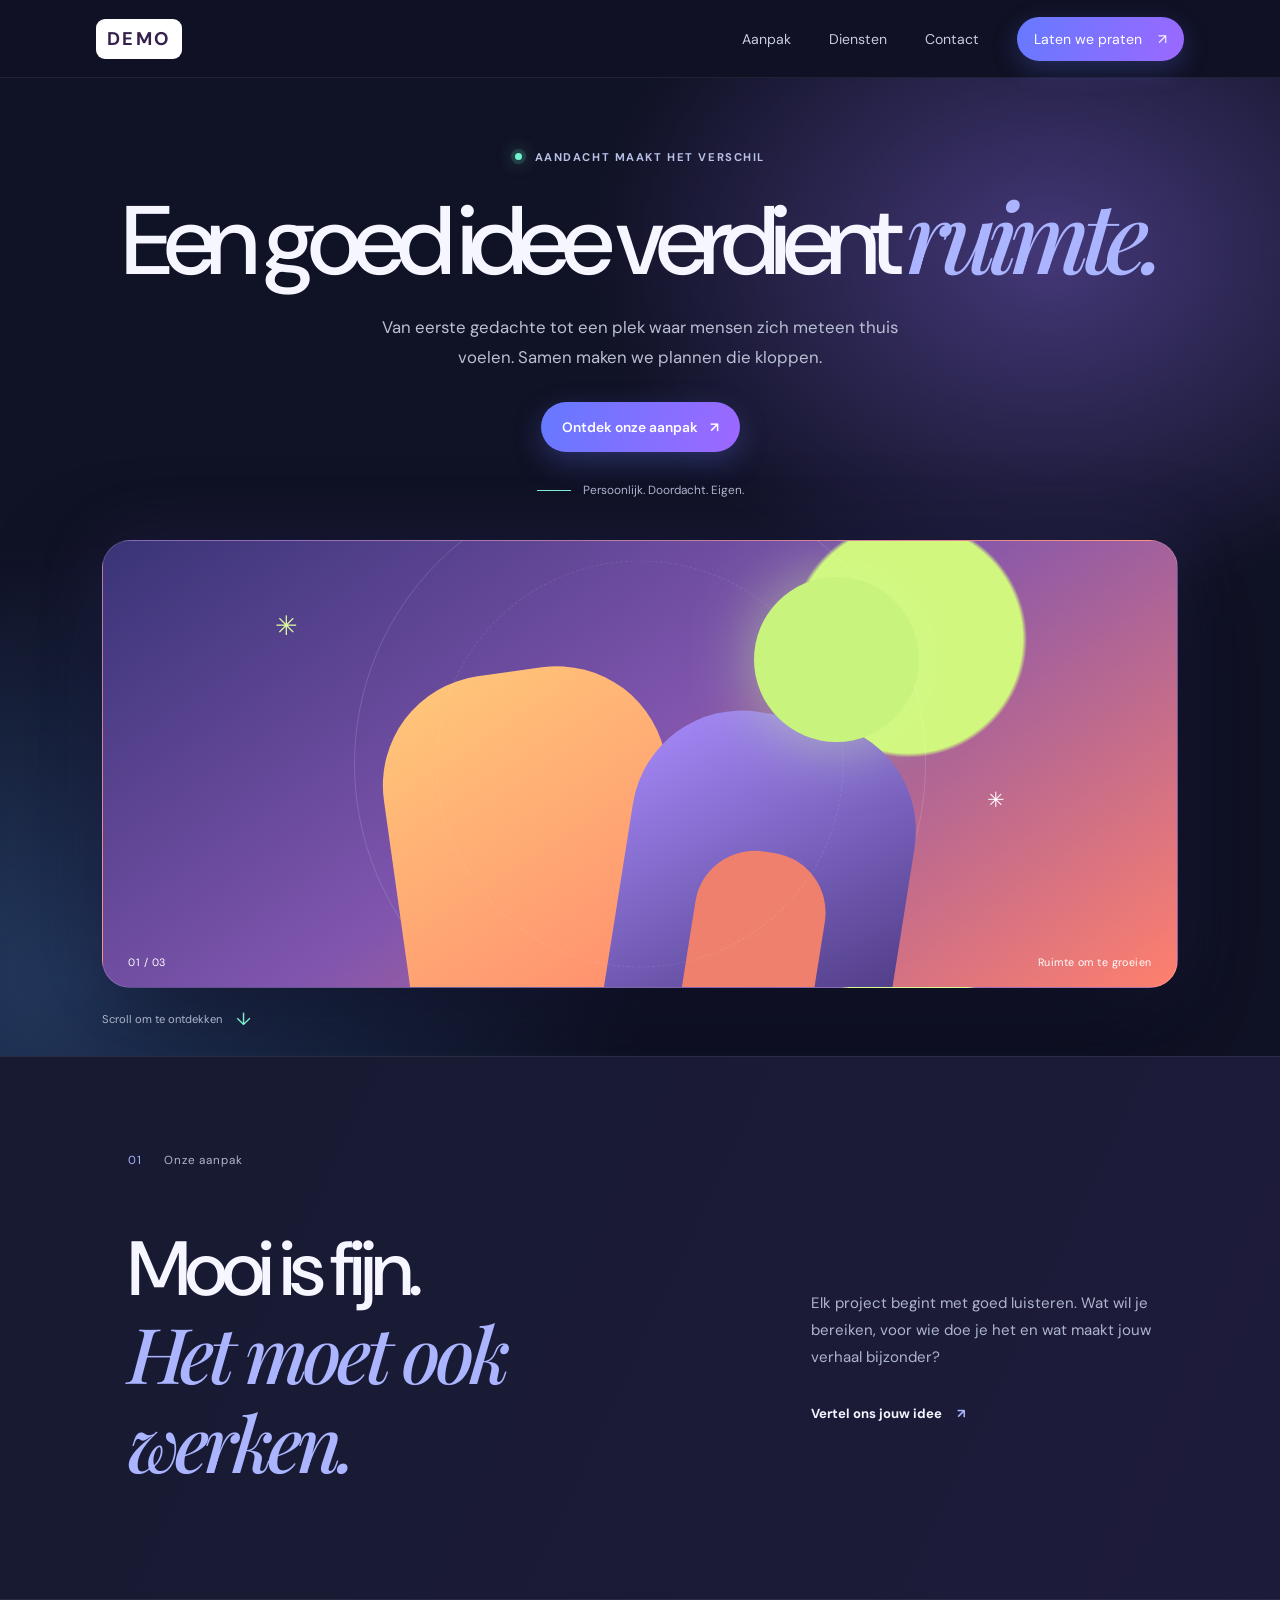
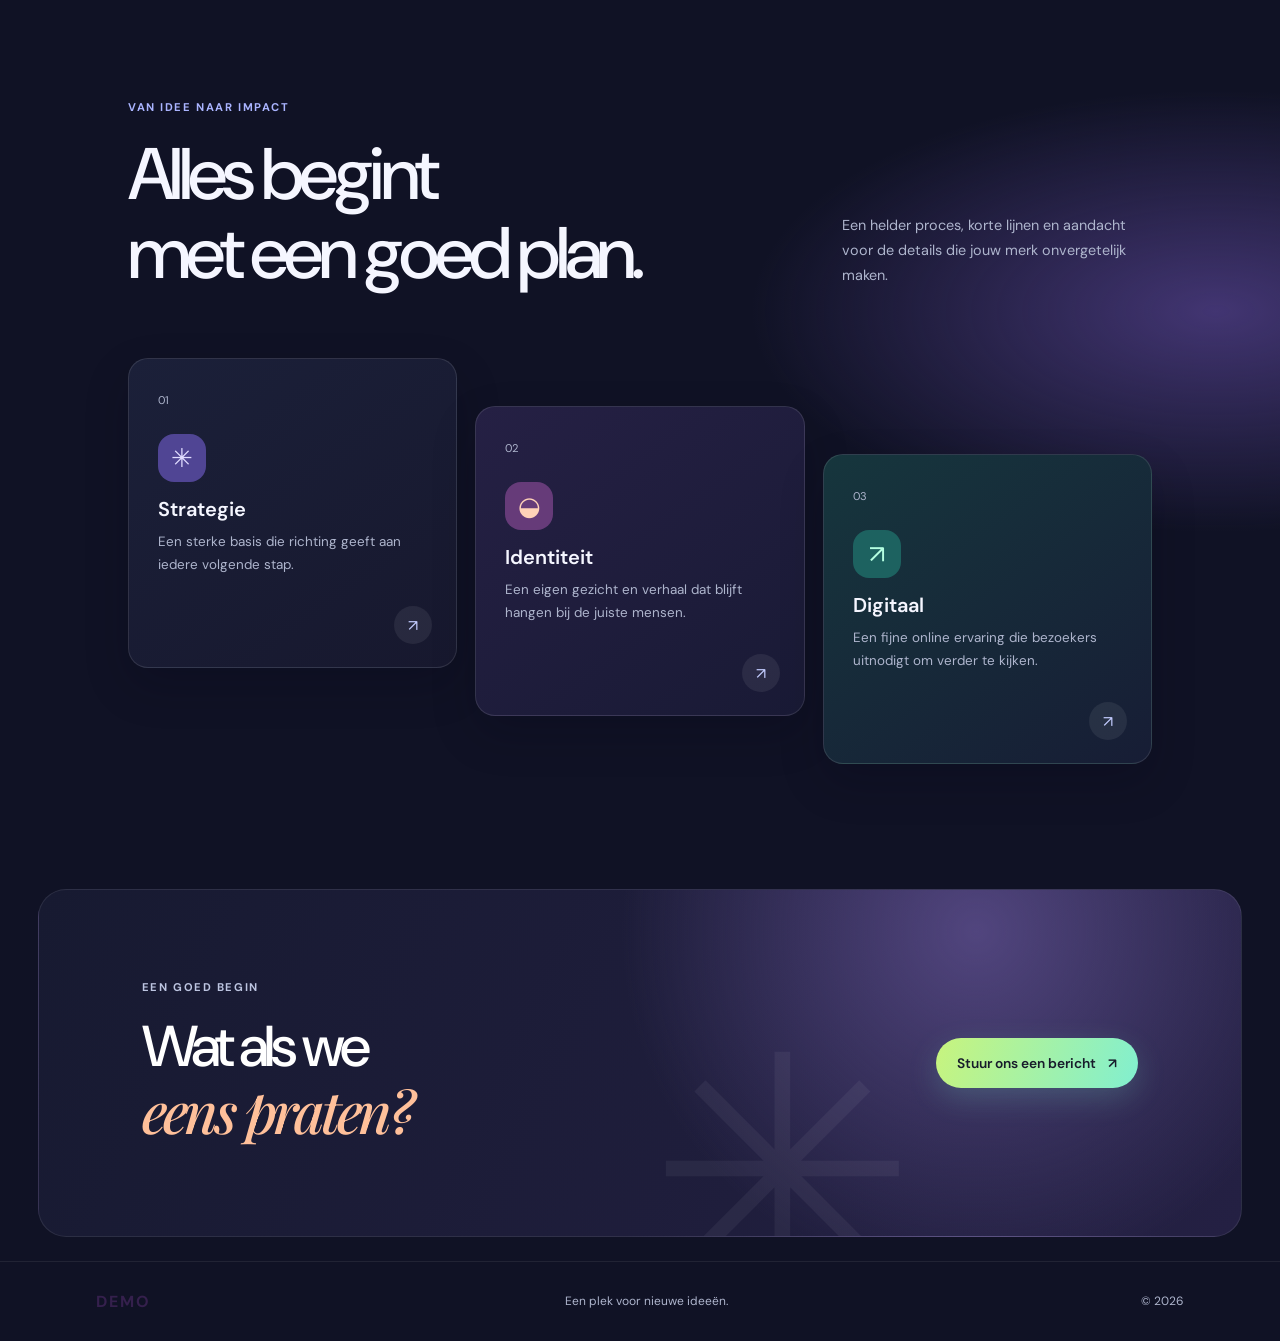
<file: demo-website1/index.html>
<!doctype html>
<html lang="nl">
<head>
  <meta charset="utf-8">
  <meta name="viewport" content="width=device-width, initial-scale=1">
  <meta name="theme-color" content="#101225">
  <title>Demo website</title>
  <link rel="stylesheet" href="style.css">
  <script src="script.js" defer></script>
</head>
<body>
  <header class="site-header">
    <a class="logo" href="#home" aria-label="DEMO, naar de startpagina">DEMO</a>
    <button class="menu-toggle" aria-label="Menu openen" aria-expanded="false" aria-controls="main-nav">
      <span></span><span></span>
    </button>
    <nav id="main-nav" class="main-nav" aria-label="Hoofdnavigatie">
      <a href="#aanpak">Aanpak</a>
      <a href="#diensten">Diensten</a>
      <a href="#contact">Contact</a>
      <a class="nav-cta" href="#contact">Laten we praten <span aria-hidden="true">↗</span></a>
    </nav>
  </header>

  <main>
    <section class="hero" id="home">
      <div class="hero-copy">
        <p class="eyebrow"><span class="eyebrow-dot"></span> Aandacht maakt het verschil</p>
        <h1>Een goed idee verdient <em>ruimte.</em></h1>
        <p class="intro">Van eerste gedachte tot een plek waar mensen zich meteen thuis voelen. Samen maken we plannen die kloppen.</p>
        <a class="button button-dark" href="#aanpak">Ontdek onze aanpak <span aria-hidden="true">↗</span></a>
        <div class="hero-note"><span class="note-line"></span><span>Persoonlijk. Doordacht. Eigen.</span></div>
      </div>
      <div class="hero-art" aria-label="Abstracte illustratie in warme kleuren" role="img">
        <div class="sun"></div>
        <div class="arch arch-back"></div>
        <div class="arch arch-front"><div class="arch-opening"></div></div>
        <div class="art-caption"><span>01 / 03</span><span>Ruimte om te groeien</span></div>
        <span class="sparkle sparkle-one">✳</span>
        <span class="sparkle sparkle-two">✳</span>
      </div>
      <a class="scroll-hint" href="#aanpak"><span>Scroll om te ontdekken</span><span class="scroll-arrow">↓</span></a>
    </section>

    <section class="intro-section" id="aanpak">
      <div class="section-label"><span>01</span> Onze aanpak</div>
      <div class="intro-content">
        <h2>Mooi is fijn.<br><em>Het moet ook werken.</em></h2>
        <div class="intro-text">
          <p>Elk project begint met goed luisteren. Wat wil je bereiken, voor wie doe je het en wat maakt jouw verhaal bijzonder?</p>
          <a class="text-link" href="#contact">Vertel ons jouw idee <span aria-hidden="true">↗</span></a>
        </div>
      </div>
    </section>

    <section class="services" id="diensten">
      <div class="services-heading">
        <div>
          <p class="eyebrow">Van idee naar impact</p>
          <h2>Alles begint<br>met een goed plan.</h2>
        </div>
        <p>Een helder proces, korte lijnen en aandacht voor de details die jouw merk onvergetelijk maken.</p>
      </div>
      <div class="service-grid">
        <article class="service-card">
          <span class="card-number">01</span>
          <span class="card-icon">✳</span>
          <h3>Strategie</h3>
          <p>Een sterke basis die richting geeft aan iedere volgende stap.</p>
          <a href="#contact" aria-label="Meer over Strategie">↗</a>
        </article>
        <article class="service-card">
          <span class="card-number">02</span>
          <span class="card-icon">◒</span>
          <h3>Identiteit</h3>
          <p>Een eigen gezicht en verhaal dat blijft hangen bij de juiste mensen.</p>
          <a href="#contact" aria-label="Meer over Identiteit">↗</a>
        </article>
        <article class="service-card">
          <span class="card-number">03</span>
          <span class="card-icon">↗</span>
          <h3>Digitaal</h3>
          <p>Een fijne online ervaring die bezoekers uitnodigt om verder te kijken.</p>
          <a href="#contact" aria-label="Meer over Digitaal">↗</a>
        </article>
      </div>
    </section>

    <section class="contact-section" id="contact">
      <div>
        <p class="eyebrow">Een goed begin</p>
        <h2>Wat als we<br><em>eens praten?</em></h2>
      </div>
      <a class="button button-light" href="mailto:hallo@example.com">Stuur ons een bericht <span aria-hidden="true">↗</span></a>
      <span class="contact-decoration">✳</span>
    </section>
  </main>

  <footer class="site-footer">
    <a class="logo" href="#home">DEMO</a>
    <span>Een plek voor nieuwe ideeën.</span>
    <span>© <span data-year></span></span>
  </footer>
</body>
</html>
</file>
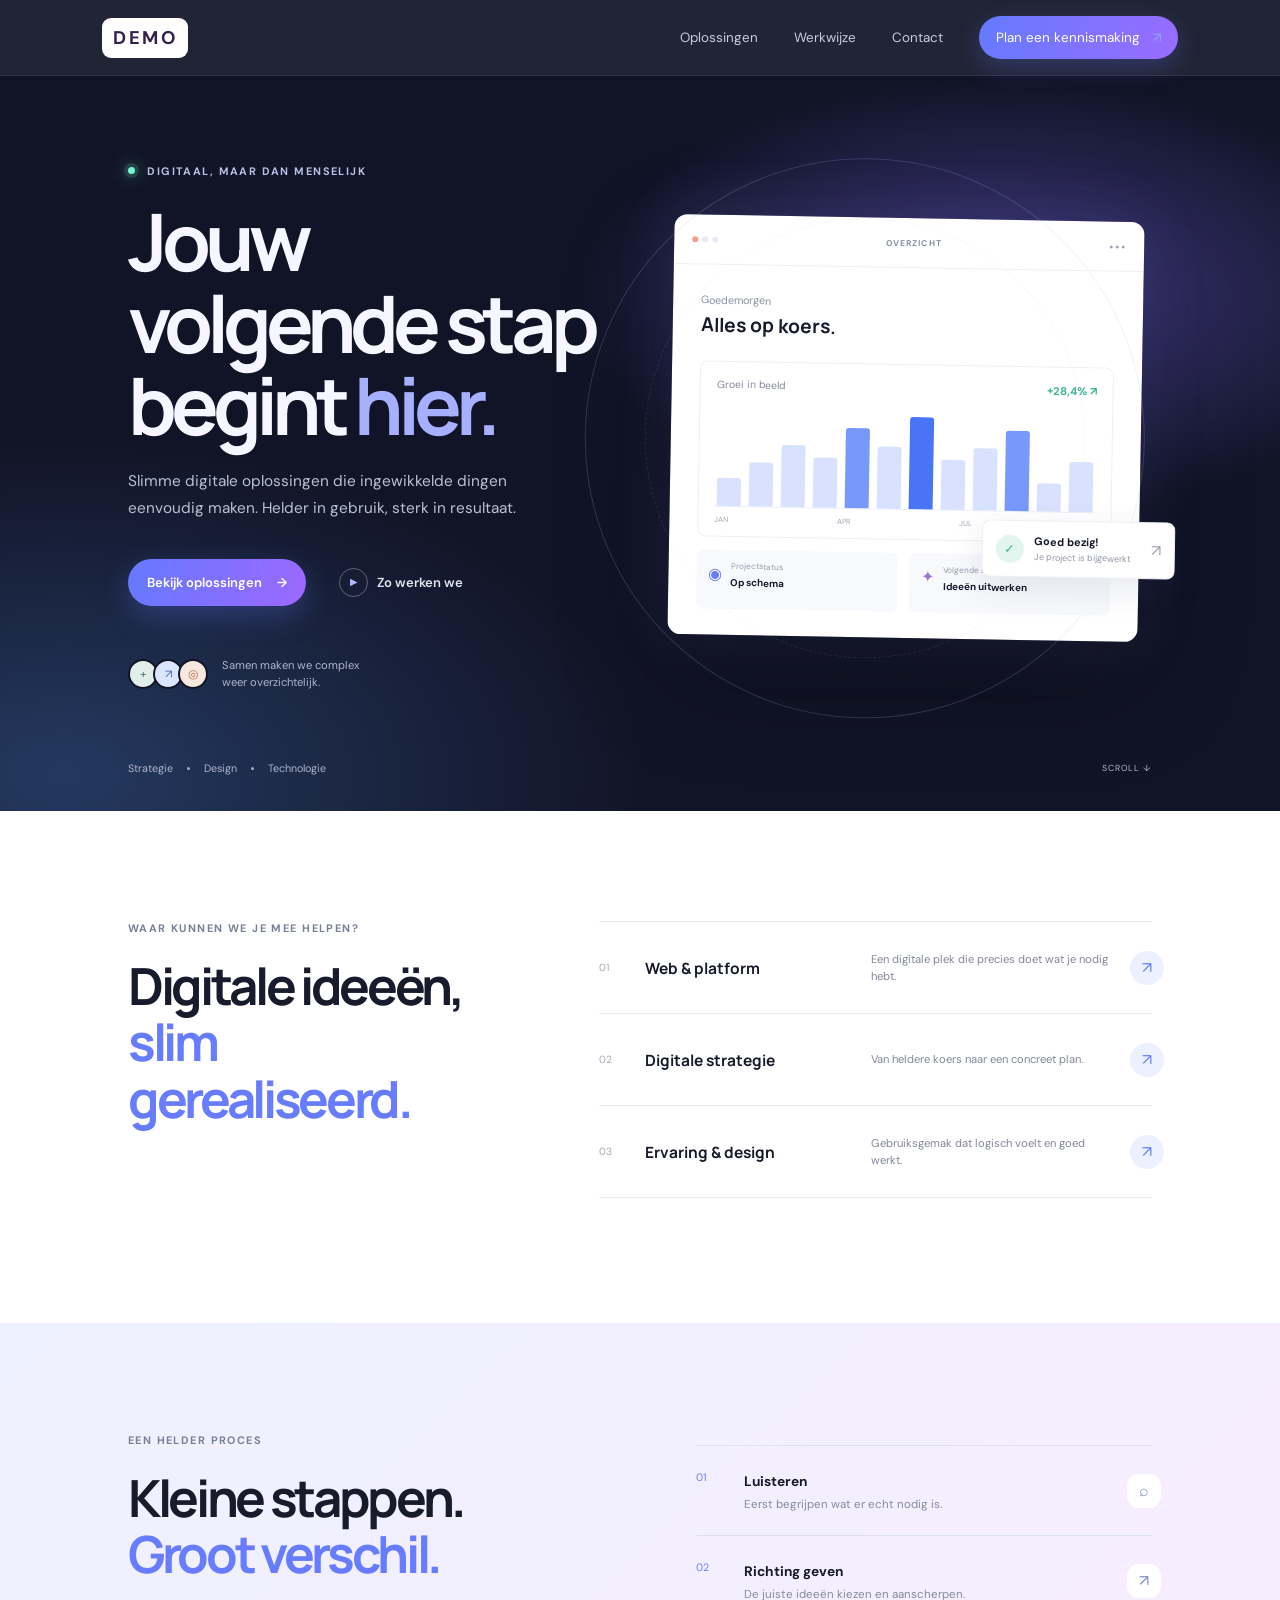
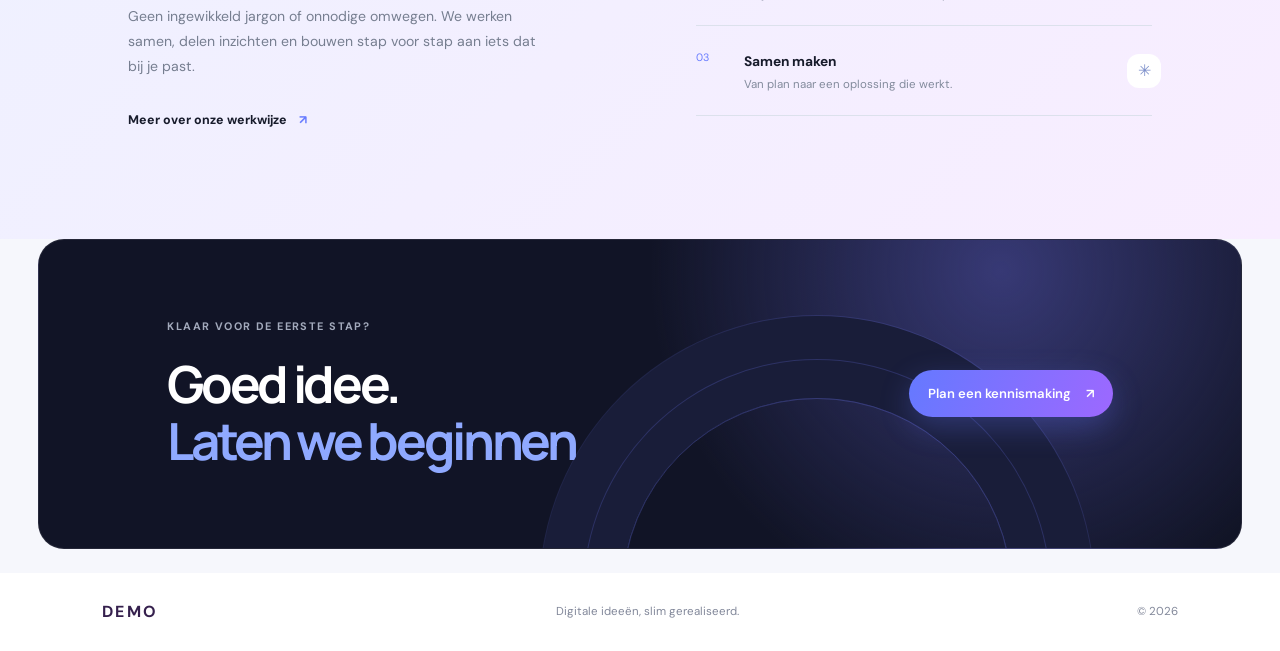
<file: demo-website2/index.html>
<!doctype html>
<html lang="nl">
<head>
  <meta charset="utf-8">
  <meta name="viewport" content="width=device-width, initial-scale=1">
  <meta name="theme-color" content="#f8f9fc">
  <title>Demo website</title>
  <link rel="stylesheet" href="style.css">
  <script src="script.js" defer></script>
  <script defer src="https://cdn.vercel-insights.com/v1/script.js"></script>
</head>
<body>
  <header class="site-header">
    <a class="logo" href="#home" aria-label="DEMO, naar de startpagina">DEMO</a>
    <button class="menu-toggle" aria-label="Menu openen" aria-expanded="false" aria-controls="main-nav"><span></span><span></span></button>
    <nav id="main-nav" class="main-nav" aria-label="Hoofdnavigatie">
      <a href="#oplossingen">Oplossingen</a>
      <a href="#werkwijze">Werkwijze</a>
      <a href="#contact">Contact</a>
      <a class="nav-cta" href="#contact">Plan een kennismaking <span aria-hidden="true">↗</span></a>
    </nav>
  </header>

  <main>
    <section class="hero" id="home">
      <div class="hero-copy">
        <p class="eyebrow"><span class="status-dot"></span> Digitaal, maar dan menselijk</p>
        <h1>Jouw volgende stap begint <span>hier.</span></h1>
        <p class="intro">Slimme digitale oplossingen die ingewikkelde dingen eenvoudig maken. Helder in gebruik, sterk in resultaat.</p>
        <div class="hero-actions">
          <a class="button button-primary" href="#oplossingen">Bekijk oplossingen <span aria-hidden="true">→</span></a>
          <a class="button button-quiet" href="#werkwijze"><span class="play-icon">▶</span> Zo werken we</a>
        </div>
        <div class="proof"><div class="proof-icons"><span>+</span><span>↗</span><span>◎</span></div><p>Samen maken we complex<br>weer overzichtelijk.</p></div>
      </div>
      <div class="dashboard" role="img" aria-label="Abstracte illustratie van een digitaal dashboard">
        <div class="dashboard-top"><span class="window-dots"><i></i><i></i><i></i></span><span class="dashboard-label">OVERZICHT</span><span class="dashboard-menu">•••</span></div>
        <div class="dashboard-body">
          <div class="dash-greeting"><span>Goedemorgen</span><b>Alles op koers.</b></div>
          <div class="dash-graph">
            <div class="graph-header"><span>Groei in beeld</span><strong>+28,4% <i>↗</i></strong></div>
            <div class="graph-bars"><i></i><i></i><i></i><i></i><i></i><i></i><i></i><i></i><i></i><i></i><i></i><i></i></div>
            <div class="graph-months"><span>JAN</span><span>APR</span><span>JUL</span><span>OKT</span></div>
          </div>
          <div class="dash-bottom"><div><span class="mini-icon">◉</span><span>Projectstatus</span><b>Op schema</b></div><div><span class="mini-icon purple">✦</span><span>Volgende stap</span><b>Ideeën uitwerken</b></div></div>
        </div>
        <div class="float-card"><span class="float-check">✓</span><span><b>Goed bezig!</b><small>Je project is bijgewerkt</small></span><span class="float-arrow">↗</span></div>
        <div class="orbit orbit-one"></div><div class="orbit orbit-two"></div>
      </div>
      <div class="hero-bottom"><span>Strategie</span><i></i><span>Design</span><i></i><span>Technologie</span><span class="bottom-scroll">SCROLL ↓</span></div>
    </section>

    <section class="solutions" id="oplossingen">
      <div class="section-intro">
        <p class="eyebrow">Waar kunnen we je mee helpen?</p>
        <h2>Digitale ideeën,<br><span>slim gerealiseerd.</span></h2>
      </div>
      <div class="solution-list">
        <a class="solution-item" href="#contact"><span class="solution-index">01</span><span class="solution-title">Web & platform</span><span class="solution-desc">Een digitale plek die precies doet wat je nodig hebt.</span><span class="solution-arrow">↗</span></a>
        <a class="solution-item" href="#contact"><span class="solution-index">02</span><span class="solution-title">Digitale strategie</span><span class="solution-desc">Van heldere koers naar een concreet plan.</span><span class="solution-arrow">↗</span></a>
        <a class="solution-item" href="#contact"><span class="solution-index">03</span><span class="solution-title">Ervaring & design</span><span class="solution-desc">Gebruiksgemak dat logisch voelt en goed werkt.</span><span class="solution-arrow">↗</span></a>
      </div>
    </section>

    <section class="approach" id="werkwijze">
      <div class="approach-copy"><p class="eyebrow">Een helder proces</p><h2>Kleine stappen.<br><span>Groot verschil.</span></h2><p>Geen ingewikkeld jargon of onnodige omwegen. We werken samen, delen inzichten en bouwen stap voor stap aan iets dat bij je past.</p><a class="text-link" href="#contact">Meer over onze werkwijze <span>↗</span></a></div>
      <div class="steps"><div class="step"><span>01</span><div><b>Luisteren</b><p>Eerst begrijpen wat er echt nodig is.</p></div><i>⌕</i></div><div class="step"><span>02</span><div><b>Richting geven</b><p>De juiste ideeën kiezen en aanscherpen.</p></div><i>↗</i></div><div class="step"><span>03</span><div><b>Samen maken</b><p>Van plan naar een oplossing die werkt.</p></div><i>✳</i></div></div>
    </section>

    <section class="contact-section" id="contact"><div><p class="eyebrow">Klaar voor de eerste stap?</p><h2>Goed idee.<br><span>Laten we beginnen.</span></h2></div><a class="button button-primary" href="mailto:hallo@example.com">Plan een kennismaking <span>↗</span></a><div class="contact-orb"></div></section>
  </main>
  <footer class="site-footer"><a class="logo" href="#home">DEMO</a><span>Digitale ideeën, slim gerealiseerd.</span><span>© <span data-year></span></span></footer>
</body>
</html>
</file>
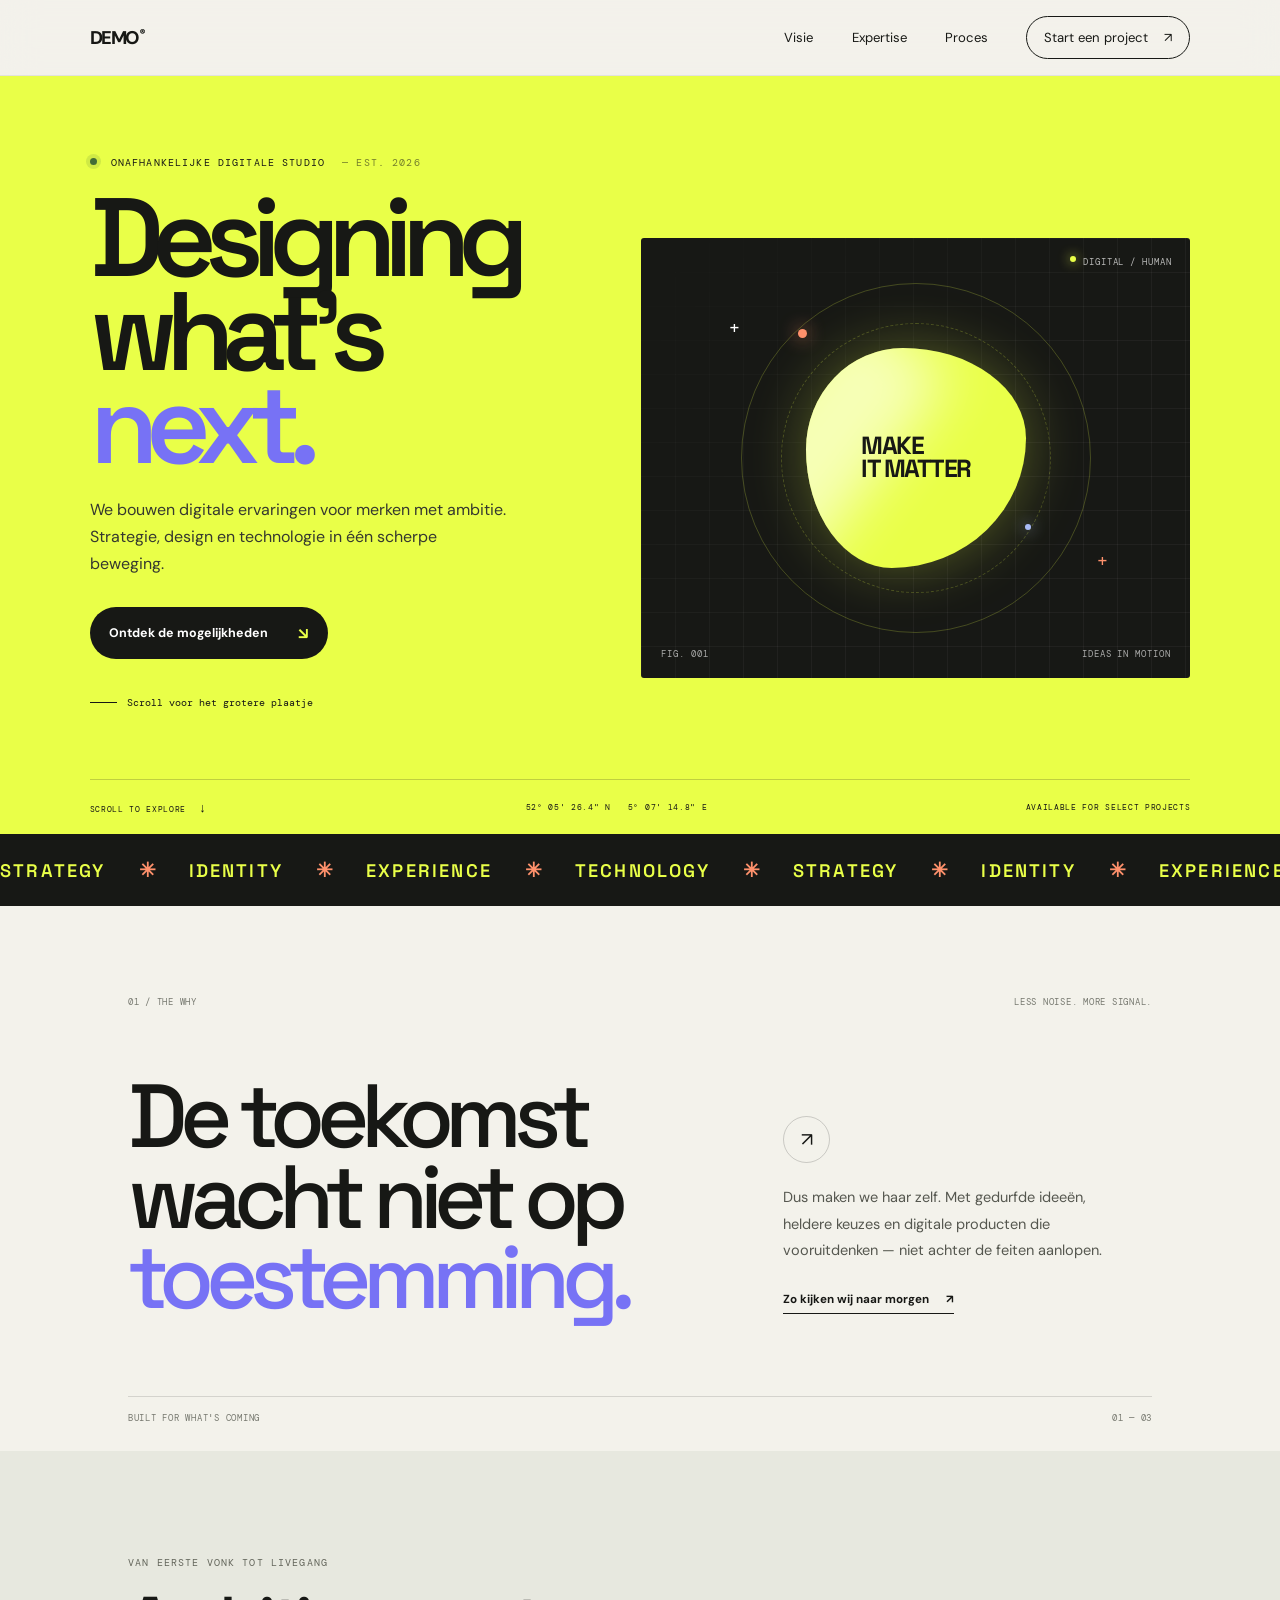
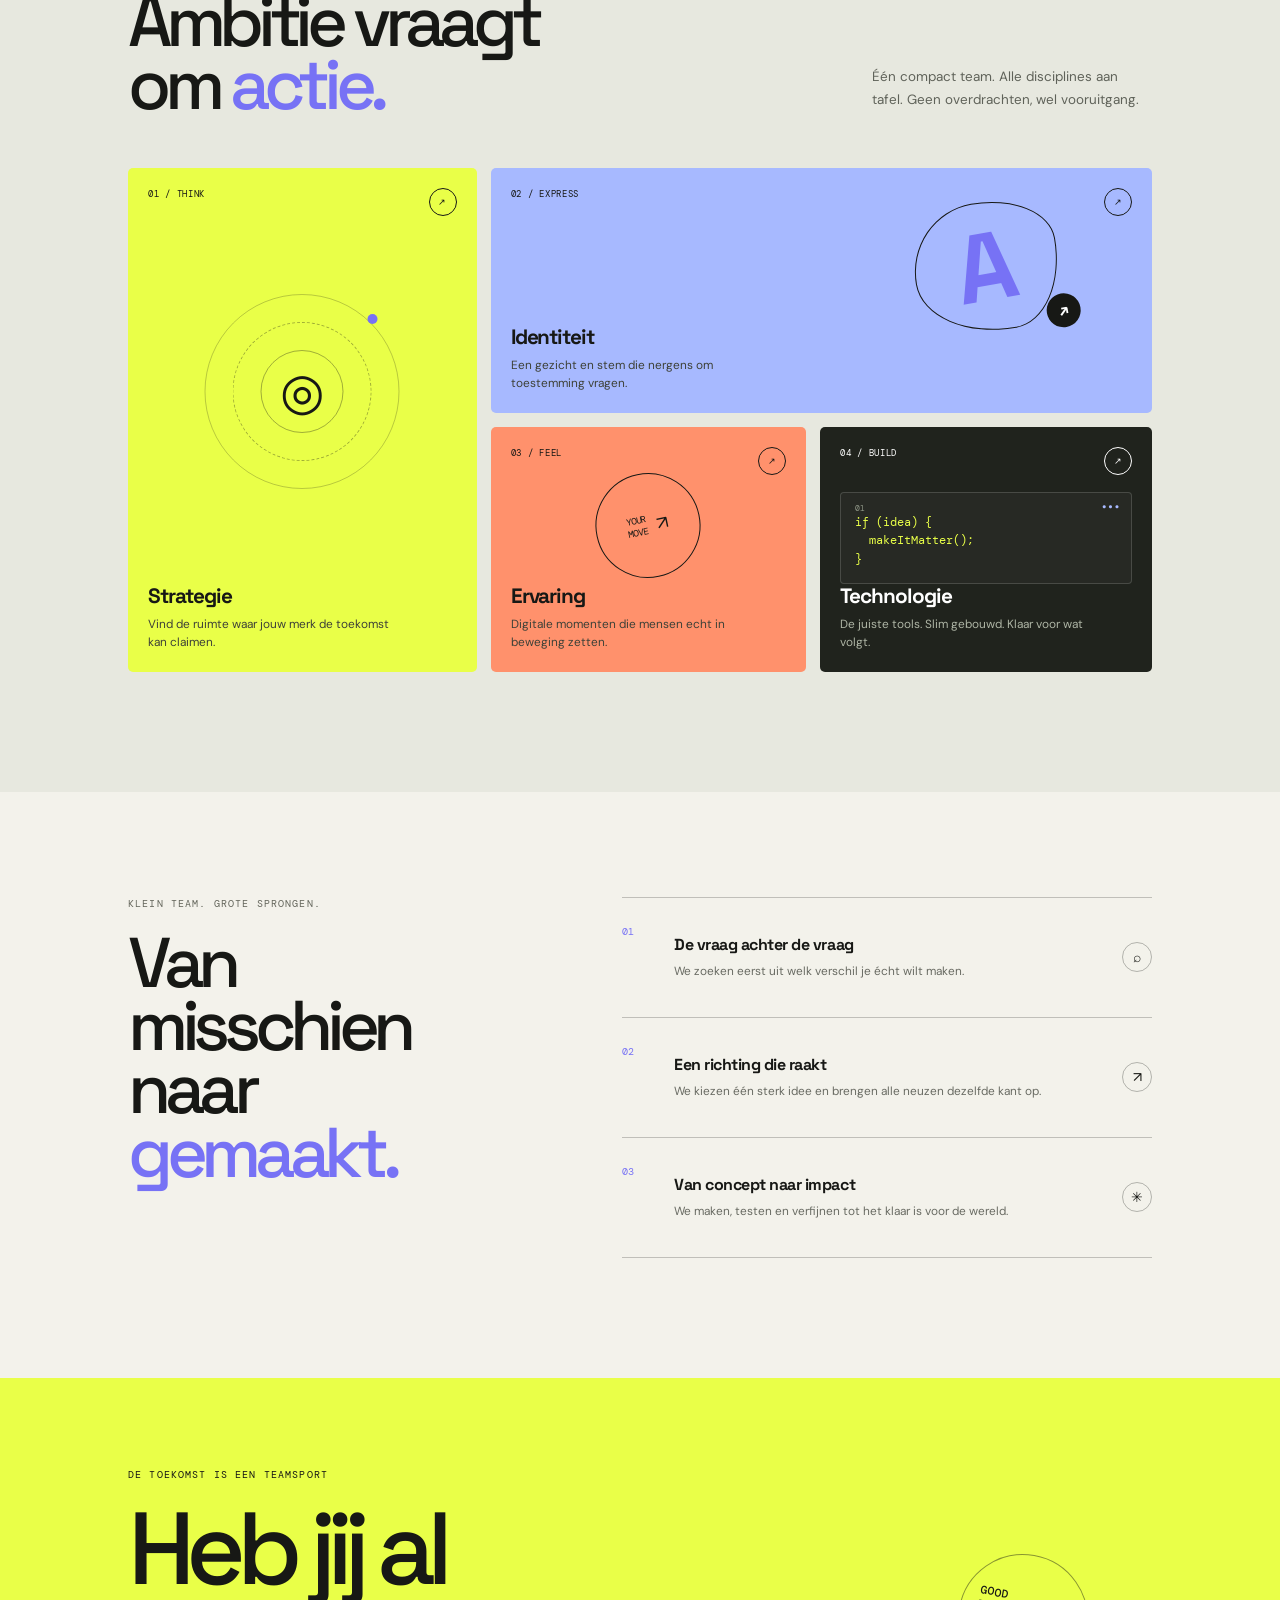
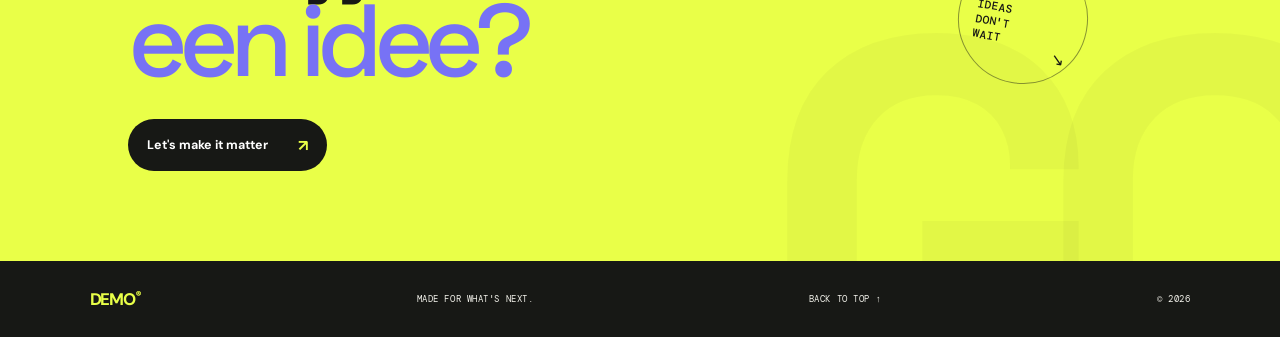
<file: demo-website3/index.html>
<!doctype html>
<html lang="nl">
<head>
  <meta charset="utf-8">
  <meta name="viewport" content="width=device-width, initial-scale=1">
  <meta name="theme-color" content="#e9ff48">
  <title>Demo website</title>
  <link rel="stylesheet" href="style.css">
  <script src="script.js" defer></script>
</head>
<body>
  <header class="site-header">
    <a class="logo" href="#home" aria-label="DEMO, naar de startpagina">DEMO<span class="logo-mark">®</span></a>
    <button class="menu-toggle" aria-label="Menu openen" aria-expanded="false" aria-controls="main-nav">
      <span></span><span></span>
    </button>
    <nav id="main-nav" class="main-nav" aria-label="Hoofdnavigatie">
      <a href="#visie">Visie</a>
      <a href="#expertise">Expertise</a>
      <a href="#proces">Proces</a>
      <a class="nav-cta" href="#contact">Start een project <span aria-hidden="true">↗</span></a>
    </nav>
  </header>

  <main>
    <section class="hero" id="home">
      <div class="hero-grid">
        <div class="hero-copy">
          <p class="eyebrow"><span class="live-dot"></span> Onafhankelijke digitale studio <span class="eyebrow-year">— EST. 2026</span></p>
          <h1>Designing<br>what's <span>next.</span></h1>
          <p class="intro">We bouwen digitale ervaringen voor merken met ambitie. Strategie, design en technologie in één scherpe beweging.</p>
          <a class="button button-dark" href="#expertise"><span>Ontdek de mogelijkheden</span><i aria-hidden="true">↘</i></a>
          <div class="hero-footnote"><span class="footnote-line"></span> Scroll voor het grotere plaatje</div>
        </div>

        <div class="hero-visual" role="img" aria-label="Abstracte futuristische visual met een lichtgevende groene vorm">
          <div class="visual-grid"></div>
          <div class="visual-orbit orbit-outer"></div>
          <div class="visual-orbit orbit-inner"></div>
          <div class="visual-core"><div class="core-shine"></div><span>MAKE<br>IT MATTER</span></div>
          <div class="visual-cross cross-one">+</div>
          <div class="visual-cross cross-two">+</div>
          <div class="visual-index"><span>FIG. 001</span><span>IDEAS IN MOTION</span></div>
          <div class="visual-tag"><span class="tag-indicator"></span> DIGITAL / HUMAN</div>
        </div>
      </div>
      <div class="hero-meta"><span>SCROLL TO EXPLORE <i>↓</i></span><span>52° 05' 26.4" N &nbsp; 5° 07' 14.8" E</span><span>AVAILABLE FOR SELECT PROJECTS</span></div>
    </section>

    <div class="ticker" aria-label="Strategie, design, technologie">
      <div class="ticker-track" aria-hidden="true">
        <span>STRATEGY</span><b>✳</b><span>IDENTITY</span><b>✳</b><span>EXPERIENCE</span><b>✳</b><span>TECHNOLOGY</span><b>✳</b>
        <span>STRATEGY</span><b>✳</b><span>IDENTITY</span><b>✳</b><span>EXPERIENCE</span><b>✳</b><span>TECHNOLOGY</span><b>✳</b>
      </div>
    </div>

    <section class="manifesto" id="visie">
      <div class="section-index"><span>01 / THE WHY</span><span>LESS NOISE. MORE SIGNAL.</span></div>
      <div class="manifesto-layout">
        <h2>De toekomst<br>wacht niet op<br><span>toestemming.</span></h2>
        <div class="manifesto-copy">
          <span class="manifesto-symbol">↗</span>
          <p>Dus maken we haar zelf. Met gedurfde ideeën, heldere keuzes en digitale producten die vooruitdenken — niet achter de feiten aanlopen.</p>
          <a class="text-link" href="#proces">Zo kijken wij naar morgen <span>↗</span></a>
        </div>
      </div>
      <div class="manifesto-foot"><span>BUILT FOR WHAT'S COMING</span><span>01 — 03</span></div>
    </section>

    <section class="expertise" id="expertise">
      <div class="expertise-head">
        <div><p class="eyebrow">Van eerste vonk tot livegang</p><h2>Ambitie vraagt<br>om <span>actie.</span></h2></div>
        <p>Één compact team. Alle disciplines aan tafel. Geen overdrachten, wel vooruitgang.</p>
      </div>
      <div class="bento-grid">
        <article class="bento-card card-strategy">
          <div class="card-top"><span>01 / THINK</span><span class="card-mark">↗</span></div>
          <div class="strategy-orbit"><i></i><i></i><i></i><b>◎</b></div>
          <div><h3>Strategie</h3><p>Vind de ruimte waar jouw merk de toekomst kan claimen.</p></div>
        </article>
        <article class="bento-card card-identity">
          <div class="card-top"><span>02 / EXPRESS</span><span class="card-mark">↗</span></div>
          <div class="identity-shape">A<span>↗</span></div>
          <div><h3>Identiteit</h3><p>Een gezicht en stem die nergens om toestemming vragen.</p></div>
        </article>
        <article class="bento-card card-experience">
          <div class="card-top"><span>03 / FEEL</span><span class="card-mark">↗</span></div>
          <div class="experience-cursor"><span>YOUR<br>MOVE</span><i>↗</i></div>
          <div><h3>Ervaring</h3><p>Digitale momenten die mensen echt in beweging zetten.</p></div>
        </article>
        <article class="bento-card card-technology">
          <div class="card-top"><span>04 / BUILD</span><span class="card-mark">↗</span></div>
          <div class="code-window"><span>01</span><code>if (idea) {<br>&nbsp;&nbsp;makeItMatter();<br>}</code><i>● ● ●</i></div>
          <div><h3>Technologie</h3><p>De juiste tools. Slim gebouwd. Klaar voor wat volgt.</p></div>
        </article>
      </div>
    </section>

    <section class="process" id="proces">
      <div class="process-heading"><p class="eyebrow">Klein team. Grote sprongen.</p><h2>Van misschien<br>naar <span>gemaakt.</span></h2></div>
      <div class="process-list">
        <article class="process-step"><span class="step-number">01</span><div><h3>De vraag achter de vraag</h3><p>We zoeken eerst uit welk verschil je écht wilt maken.</p></div><span class="step-symbol">⌕</span></article>
        <article class="process-step"><span class="step-number">02</span><div><h3>Een richting die raakt</h3><p>We kiezen één sterk idee en brengen alle neuzen dezelfde kant op.</p></div><span class="step-symbol">↗</span></article>
        <article class="process-step"><span class="step-number">03</span><div><h3>Van concept naar impact</h3><p>We maken, testen en verfijnen tot het klaar is voor de wereld.</p></div><span class="step-symbol">✳</span></article>
      </div>
    </section>

    <section class="contact-section" id="contact">
      <div class="contact-stamp">GOOD<br>IDEAS<br>DON'T<br>WAIT<span>↘</span></div>
      <p class="eyebrow">De toekomst is een teamsport</p>
      <h2>Heb jij al<br><span>een idee?</span></h2>
      <a class="button button-contact" href="mailto:hallo@example.com"><span>Let's make it matter</span><i aria-hidden="true">↗</i></a>
      <span class="contact-outline" aria-hidden="true">GO</span>
    </section>
  </main>

  <footer class="site-footer">
    <a class="logo" href="#home">DEMO<span class="logo-mark">®</span></a>
    <span>MADE FOR WHAT'S NEXT.</span>
    <a href="#home">BACK TO TOP ↑</a>
    <span>© <span data-year></span></span>
  </footer>
</body>
</html>
</file>
<file: demo-website1/style.css>
@import url('https://fonts.googleapis.com/css2?family=DM+Sans:wght@400;500;600;700&family=Playfair+Display:ital,wght@0,500;0,600;1,500;1,600&display=swap');

:root {
  color-scheme: light;
  --ink: #292523;
  --paper: #f6f2eb;
  --purple: #35204d;
  --orange: #e47b55;
  --green: #c3cc8b;
  --muted: #756d66;
  font-family: "DM Sans", sans-serif;
}

* { box-sizing: border-box; }
html { scroll-behavior: smooth; }
body { margin: 0; background: var(--paper); color: var(--ink); }
a { color: inherit; text-decoration: none; }
.site-header { height: 88px; padding: 0 7.5%; display: flex; align-items: center; justify-content: space-between; }
.logo { color: var(--purple); font-size: 1.15rem; font-weight: 700; letter-spacing: .13em; }
.main-nav { display: flex; gap: 38px; align-items: center; font-size: .88rem; }
.main-nav a:not(.nav-cta) { color: #5d5753; }
.nav-cta { border: 1px solid #d5cec5; padding: 13px 17px; border-radius: 3px; }
.nav-cta span, .button span, .text-link span { margin-left: 12px; }
.menu-toggle { display: none; }
.hero { position: relative; min-height: 640px; padding: 88px 10% 110px; display: grid; grid-template-columns: 1fr 1fr; align-items: center; gap: 4%; overflow: hidden; }
.hero-copy { max-width: 520px; position: relative; z-index: 1; }
.eyebrow { margin: 0 0 22px; color: var(--muted); font-size: .7rem; font-weight: 700; letter-spacing: .14em; text-transform: uppercase; }
.eyebrow-dot { display: inline-block; width: 7px; height: 7px; margin-right: 8px; border-radius: 50%; background: var(--orange); vertical-align: 1px; }
h1, h2, h3, p { margin-top: 0; }
h1 { max-width: 550px; margin-bottom: 24px; font-size: clamp(3.5rem, 6vw, 5.7rem); font-weight: 500; letter-spacing: -.075em; line-height: .99; }
h1 em, h2 em { color: var(--orange); font-family: "Playfair Display", serif; font-weight: 500; }
.intro { max-width: 395px; margin-bottom: 30px; color: #716963; font-size: 1rem; line-height: 1.75; }
.button { display: inline-flex; align-items: center; padding: 16px 21px; font-size: .86rem; font-weight: 600; }
.button-dark { background: var(--ink); color: white; }
.hero-note { display: flex; align-items: center; gap: 12px; margin-top: 50px; color: #8d837a; font-size: .74rem; }
.note-line { width: 34px; height: 1px; background: var(--orange); }
.hero-art { position: relative; height: 440px; max-width: 490px; justify-self: center; width: 100%; background: #e7d8c6; overflow: hidden; }
.sun { position: absolute; z-index: 1; width: 115px; height: 115px; top: 52px; right: 68px; background: var(--green); border-radius: 50%; }
.arch { position: absolute; bottom: -34px; width: 210px; height: 340px; border-radius: 110px 110px 0 0; }
.arch-back { left: 44px; background: var(--orange); transform: rotate(-8deg); }
.arch-front { right: 64px; height: 300px; background: #bd8f73; transform: rotate(9deg); }
.arch-opening { position: absolute; width: 105px; height: 180px; bottom: 0; left: 54px; border-radius: 60px 60px 0 0; background: #e7d8c6; }
.art-caption { position: absolute; z-index: 2; right: 20px; bottom: 18px; left: 20px; display: flex; justify-content: space-between; color: white; font-size: .67rem; letter-spacing: .04em; }
.sparkle { position: absolute; z-index: 2; color: var(--purple); }
.sparkle-one { left: 49px; top: 50px; font-size: 1.7rem; }
.sparkle-two { right: 35px; top: 200px; color: white; font-size: 1.3rem; }
.scroll-hint { position: absolute; bottom: 35px; left: 10%; display: flex; align-items: center; gap: 14px; color: #8d837a; font-size: .7rem; }
.scroll-arrow { color: var(--orange); font-size: 1.1rem; }
.intro-section { padding: 110px 10% 130px; background: #fffdf9; }
.section-label { color: #92877e; font-size: .73rem; letter-spacing: .08em; }
.section-label span { margin-right: 18px; color: var(--orange); }
.intro-content { margin: 42px 0 0 15%; display: grid; grid-template-columns: 1.2fr .8fr; align-items: end; gap: 9%; }
h2 { margin-bottom: 0; font-size: clamp(2.6rem, 4.5vw, 4.2rem); font-weight: 500; letter-spacing: -.065em; line-height: 1.08; }
.intro-text { max-width: 360px; color: #776f69; font-size: .94rem; line-height: 1.8; }
.text-link { display: inline-block; margin-top: 15px; color: var(--ink); font-size: .82rem; font-weight: 700; }
.services { padding: 110px 10% 125px; }
.services-heading { display: flex; justify-content: space-between; align-items: end; margin-bottom: 54px; }
.services-heading h2 { font-size: clamp(2.5rem, 4vw, 3.7rem); }
.services-heading > p { max-width: 300px; margin: 0 1% 5px 35px; color: #776f69; font-size: .9rem; line-height: 1.75; }
.service-grid { display: grid; grid-template-columns: repeat(3, 1fr); gap: 17px; }
.service-card { position: relative; min-height: 255px; padding: 27px 28px; background: #fffdf9; }
.card-number { color: #aaa096; font-size: .7rem; }
.card-icon { display: block; margin: 25px 0 14px; color: var(--orange); font-size: 1.6rem; }
.service-card h3 { margin-bottom: 9px; font-size: 1.25rem; font-weight: 600; }
.service-card p { max-width: 260px; margin: 0; color: #81776f; font-size: .84rem; line-height: 1.65; }
.service-card > a { position: absolute; right: 24px; bottom: 23px; color: var(--purple); }
.contact-section { position: relative; display: flex; justify-content: space-between; align-items: center; padding: 85px 10%; overflow: hidden; background: var(--purple); color: white; }
.contact-section .eyebrow { color: #c1b6ca; }
.contact-section h2 em { color: #e5a181; }
.button-light { z-index: 1; background: var(--paper); color: var(--purple); }
.contact-decoration { position: absolute; right: 27%; bottom: -100px; color: #49365e; font-size: 20rem; line-height: 1; }
.site-footer { min-height: 80px; padding: 20px 7.5%; display: flex; align-items: center; justify-content: space-between; color: #887f77; font-size: .75rem; }
.site-footer .logo { font-size: 1rem; }

@media (max-width: 760px) {
  .site-header { height: 72px; padding: 0 6%; }
  .menu-toggle { display: flex; width: 42px; height: 42px; flex-direction: column; justify-content: center; gap: 6px; border: 0; background: transparent; }
  .menu-toggle span { width: 23px; height: 1px; background: var(--ink); }
  .main-nav { position: absolute; z-index: 5; top: 72px; right: 0; left: 0; display: none; flex-direction: column; align-items: stretch; gap: 0; padding: 12px 6% 22px; background: var(--paper); }
  .main-nav.is-open { display: flex; }
  .main-nav a { padding: 14px 0; }
  .nav-cta { margin-top: 8px; padding: 13px; }
  .hero { min-height: 0; padding: 58px 7% 90px; grid-template-columns: 1fr; gap: 48px; }
  h1 { font-size: clamp(3.4rem, 15vw, 5rem); }
  .hero-art { height: 340px; }
  .scroll-hint { left: 7%; bottom: 30px; }
  .intro-section, .services { padding: 78px 7%; }
  .intro-content { margin: 34px 0 0; grid-template-columns: 1fr; gap: 28px; }
  .intro-text { max-width: 440px; }
  .services-heading { display: block; }
  .services-heading > p { margin: 24px 0 0; }
  .service-grid { grid-template-columns: 1fr; }
  .service-card { min-height: 230px; }
  .contact-section { display: block; padding: 68px 7%; }
  .contact-section .button { margin-top: 35px; }
  .site-footer { padding: 20px 6%; flex-wrap: wrap; gap: 15px; }
}

:root {
  --paper: #fffaf5;
  --ink: #211b2d;
  --orange: #ff765e;
  --green: #c9ef74;
  --muted: #716b79;
}

body { overflow-x: hidden; background: #fffaf5; }
.site-header { position: sticky; z-index: 10; top: 0; height: 78px; border-bottom: 1px solid #342a3510; background: #fffaf5eF; backdrop-filter: blur(18px); }
.main-nav a:not(.nav-cta) { transition: color .2s ease; }
.main-nav a:not(.nav-cta):hover { color: var(--orange); }
.nav-cta, .button { position: relative; overflow: hidden; border: 0; border-radius: 999px; transition: transform .25s ease, box-shadow .25s ease, background .25s ease; }
.nav-cta { background: #f0e9fa; color: var(--purple); }
.nav-cta:hover, .button:hover { transform: translateY(-3px); box-shadow: 0 12px 28px #35204d28; }
.button-dark { background: linear-gradient(110deg, #35204d, #63388a); box-shadow: 0 10px 24px #35204d29; }
.button::after, .nav-cta::after { position: absolute; top: 0; bottom: 0; left: -85%; width: 45%; background: linear-gradient(90deg, transparent, #ffffff70, transparent); content: ""; transform: skewX(-20deg); transition: left .55s ease; }
.button:hover::after, .nav-cta:hover::after { left: 140%; }
.hero { min-height: min(760px, calc(100svh - 78px)); padding-top: 85px; background: radial-gradient(ellipse at 82% 18%, #ffe1d4 0, transparent 30%), radial-gradient(ellipse at 15% 92%, #eee4ff 0, transparent 34%); }
.hero-copy { max-width: 590px; }
h1 { font-size: clamp(4rem, 7vw, 6.7rem); letter-spacing: -.085em; }
.hero-copy .intro { max-width: 440px; font-size: 1.05rem; }
.hero-art { min-height: 460px; border: 1px solid #ffffffc7; border-radius: 28px; background: linear-gradient(145deg, #ffc5a4, #ff876c 52%, #cb78af); box-shadow: 0 35px 90px #c9685940; animation: art-float 7s ease-in-out infinite; }
.sun { top: 12%; right: 13%; width: clamp(105px, 13vw, 165px); height: auto; aspect-ratio: 1; background: #d5f17e; box-shadow: 0 0 70px #e2ff9a8c; }
.arch-back { left: 12%; background: linear-gradient(155deg, #ffebba, #ffad68); }
.arch-front { right: 13%; background: linear-gradient(145deg, #7047a0, #35204d); }
.arch-opening { background: #ff9a79; }
.sparkle-one { animation: sparkle-rotate 12s linear infinite; }
.sparkle-two { animation: sparkle-rotate 9s linear infinite reverse; }
.intro-section { background: #f0eaff; }
.intro-section h2 em { color: #8254b6; }
.services { background: radial-gradient(ellipse at 95% 35%, #ffe1d6 0, transparent 26%), #fffaf5; }
.service-card { min-height: 285px; border: 1px solid #37214b12; border-radius: 20px; box-shadow: 0 12px 34px #34204d0b; transition: transform .3s ease, box-shadow .3s ease, border-color .3s ease; }
.service-card:nth-child(2) { background: #f0eaff; }
.service-card:nth-child(3) { background: #edf7d9; }
.service-card:hover { transform: translateY(-9px); border-color: #9d7acb66; box-shadow: 0 25px 48px #34204d1a; }
.card-icon { display: grid; width: 48px; height: 48px; place-items: center; border-radius: 16px; background: #ffe2d8; color: #a74b43; }
.service-card:nth-child(2) .card-icon { background: #dfcdf8; color: #63388a; }
.service-card:nth-child(3) .card-icon { background: #d6eca5; color: #476032; }
.service-card > a { display: grid; width: 38px; height: 38px; place-items: center; border-radius: 50%; background: #f0eaff; transition: transform .2s ease, background .2s ease; }
.service-card:hover > a { transform: rotate(45deg); background: #dfcdf8; }
.contact-section { margin: 0 4% 28px; padding: 90px 8%; border-radius: 28px; background: radial-gradient(circle at 80% 10%, #76529a, transparent 35%), linear-gradient(115deg, #29183d, #43245f); }
.contact-decoration { color: #ffffff10; }
.site-footer { padding: 22px 8%; }
.logo { transition: letter-spacing .25s ease; }
.logo:hover { letter-spacing: .19em; }
a:focus-visible, button:focus-visible { outline: 3px solid #ff765e; outline-offset: 4px; }
section[id] { scroll-margin-top: 88px; }

@keyframes art-float { 0%, 100% { transform: translateY(0) rotate(1deg); } 50% { transform: translateY(-12px) rotate(-1deg); } }
@keyframes sparkle-rotate { to { transform: rotate(360deg); } }

@media (max-width: 1024px) {
  .hero { padding-right: 7%; padding-left: 7%; gap: 3%; }
  .hero-art { min-height: 400px; }
  .intro-content { margin-left: 6%; }
  .services, .intro-section { padding-right: 7%; padding-left: 7%; }
  .contact-section { margin-right: 3%; margin-left: 3%; }
}

@media (max-width: 760px) {
  .site-header { height: 70px; }
  .main-nav { top: 70px; border-top: 1px solid #342a3510; border-radius: 0 0 20px 20px; box-shadow: 0 18px 30px #34204d14; }
  .hero { min-height: 0; padding: 60px 7% 92px; }
  h1 { font-size: clamp(3.55rem, 15vw, 5.2rem); }
  .hero-art { min-height: 335px; }
  .contact-section { margin: 0 12px 12px; padding: 58px 7%; border-radius: 22px; }
  .site-footer { gap: 12px 22px; }
}

@media (max-width: 420px) {
  .hero { padding-right: 6%; padding-left: 6%; }
  .hero-art { min-height: 285px; }
  .arch { width: 170px; }
  .arch-opening { left: 42px; width: 86px; }
  .site-footer { justify-content: flex-start; }
  .site-footer > span:first-of-type { width: 100%; order: 1; }
}

@media (min-width: 761px) and (max-width: 900px) {
  .site-header { height: 70px; padding: 0 6%; }
  .menu-toggle { display: flex; width: 42px; height: 42px; flex-direction: column; justify-content: center; gap: 6px; border: 0; background: transparent; }
  .menu-toggle span { width: 23px; height: 1px; background: var(--ink); }
  .main-nav { position: absolute; z-index: 5; top: 70px; right: 0; left: 0; display: none; flex-direction: column; align-items: stretch; gap: 0; padding: 12px 6% 22px; border-top: 1px solid #342a3510; border-radius: 0 0 20px 20px; background: var(--paper); box-shadow: 0 18px 30px #34204d14; }
  .main-nav.is-open { display: flex; }
  .main-nav a { padding: 14px 0; }
  .nav-cta { margin-top: 8px; padding: 13px; }
  .hero { min-height: 0; padding: 65px 8% 95px; grid-template-columns: 1fr; gap: 44px; }
  .hero-art { min-height: 390px; justify-self: stretch; max-width: 620px; }
  .scroll-hint { left: 8%; }
  .intro-section, .services { padding-right: 8%; padding-left: 8%; }
  .intro-content { margin-left: 0; }
  .contact-section { display: flex; }
}

@media (prefers-reduced-motion: reduce) {
  *, *::before, *::after { scroll-behavior: auto !important; animation-duration: .01ms !important; animation-iteration-count: 1 !important; transition-duration: .01ms !important; }
}
/* Final layout overrides: editorial hero and staggered service cards. */
.hero {
  min-height: 0;
  padding: 72px 8% 26px;
  grid-template-columns: minmax(0, 1fr);
  gap: 42px;
}
.hero-copy { width: 100%; max-width: 1150px; justify-self: center; text-align: center; }
.hero-copy h1 { width: 100%; max-width: 1100px; margin-right: auto; margin-left: auto; font-size: clamp(3.4rem, 7.6vw, 6.5rem); }
.hero-copy .intro { max-width: 560px; margin-right: auto; margin-left: auto; }
.hero-note { justify-content: center; margin-top: 30px; }
.hero-art { width: min(100%, 1080px); max-width: 1080px; height: clamp(320px, 35vw, 465px); min-height: 0; justify-self: center; }
.scroll-hint { position: relative; bottom: auto; left: auto; justify-self: start; margin-top: -22px; }
.sun { top: 8%; right: 24%; width: clamp(100px, 13vw, 165px); height: auto; aspect-ratio: 1; }
.arch { bottom: -12%; width: clamp(180px, 24vw, 285px); height: 83%; }
.arch-back { left: 27%; }
.arch-front { right: 25%; height: 73%; }
.arch-opening { left: 27%; width: 46%; height: 58%; }
.sparkle-one { left: 16%; top: 15%; }
.sparkle-two { right: 16%; top: 55%; }
.intro-content {
  max-width: 1120px;
  margin: 60px auto 0;
  grid-template-columns: minmax(0, 1.15fr) minmax(240px, .7fr);
  align-items: center;
  gap: 12%;
}
.intro-content h2 { font-size: clamp(3.2rem, 6vw, 5.2rem); }
.services-heading { max-width: 1120px; margin: 0 auto 65px; }
.services-heading h2 { font-size: clamp(3rem, 5.7vw, 5rem); }
.service-grid { max-width: 1120px; margin: 0 auto; align-items: start; gap: 18px; }
.service-card { min-height: 310px; padding: 29px; }
.service-card:nth-child(2) { margin-top: 48px; }
.service-card:nth-child(3) { margin-top: 96px; }

@media (max-width: 1024px) {
  .hero { padding-right: 7%; padding-left: 7%; }
  .hero-art { height: clamp(320px, 42vw, 420px); }
  .intro-section, .services { padding-right: 7%; padding-left: 7%; }
  .service-card:nth-child(2) { margin-top: 35px; }
  .service-card:nth-child(3) { margin-top: 70px; }
}

@media (max-width: 900px) {
  .hero { padding: 58px 7% 26px; gap: 38px; }
  .hero-copy h1 { font-size: clamp(3.4rem, 8vw, 5.4rem); }
  .hero-art { height: clamp(320px, 48vw, 420px); }
  .intro-content { margin: 42px auto 0; grid-template-columns: minmax(0, 1fr); gap: 28px; }
}

@media (max-width: 640px) {
  .hero { padding: 48px 6% 25px; gap: 32px; }
  .hero-copy h1 { font-size: clamp(3.1rem, 10vw, 4.2rem); }
  .hero-art { height: 300px; }
  .arch { width: 170px; height: 82%; }
  .arch-back { left: 14%; }
  .arch-front { right: 13%; height: 72%; }
  .arch-opening { left: 27%; width: 46%; height: 58%; }
  .sun { right: 16%; }
  .sparkle-one { left: 10%; }
  .sparkle-two { right: 9%; }
  .scroll-hint { margin-top: -12px; }
  .intro-section, .services { padding: 72px 7%; }
  .intro-content { margin-top: 36px; }
  .intro-content h2, .services-heading h2 { font-size: clamp(2.8rem, 10vw, 4rem); }
  .services-heading { margin-bottom: 36px; }
  .service-grid { grid-template-columns: minmax(0, 1fr); gap: 14px; }
  .service-card, .service-card:nth-child(2), .service-card:nth-child(3) { min-height: 235px; margin-top: 0; }
}
*** End of File

.hero {
  min-height: 0;
  padding: 72px 8% 26px;
  grid-template-columns: minmax(0, 1fr);
  gap: 42px;
}

.hero-copy { width: 100%; max-width: 1150px; justify-self: center; }

.hero-copy {
  width: 100%;
  max-width: 1150px;
  justify-self: center;
  text-align: center;
}

.hero-copy h1 { max-width: 1100px; margin-right: auto; margin-left: auto; font-size: clamp(4rem, 7.6vw, 7rem); }
.hero-copy .intro { max-width: 560px; margin-right: auto; margin-left: auto; }
.hero-note { justify-content: center; margin-top: 30px; }
.hero-art { width: min(100%, 1080px); max-width: 1080px; height: clamp(320px, 35vw, 465px); min-height: 0; justify-self: center; }
.scroll-hint { position: relative; bottom: auto; left: auto; justify-self: start; margin-top: -22px; }
.sun { top: 8%; right: 24%; width: clamp(100px, 13vw, 165px); height: auto; aspect-ratio: 1; }
.arch { bottom: -12%; width: clamp(180px, 24vw, 285px); height: 83%; }
.arch-back { left: 27%; }
.arch-front { right: 25%; height: 73%; }
.arch-opening { left: 27%; width: 46%; height: 58%; }
.sparkle-one { left: 16%; top: 15%; }
.sparkle-two { right: 16%; top: 55%; }

.intro-content {
  max-width: 1120px;
  margin: 60px auto 0;
  grid-template-columns: minmax(0, 1.15fr) minmax(240px, .7fr);
  align-items: center;
  gap: 12%;
}

.intro-content h2 { font-size: clamp(3.2rem, 6vw, 5.2rem); }
.services-heading { max-width: 1120px; margin: 0 auto 65px; }
.services-heading h2 { font-size: clamp(3rem, 5.7vw, 5rem); }
.service-grid { max-width: 1120px; margin: 0 auto; align-items: start; gap: 18px; }
.service-card { min-height: 310px; padding: 29px; }
.service-card:nth-child(2) { margin-top: 48px; }
.service-card:nth-child(3) { margin-top: 96px; }

@media (max-width: 1024px) {
  .hero { padding-right: 7%; padding-left: 7%; }
  .hero-art { height: clamp(320px, 42vw, 420px); }
  .intro-section, .services { padding-right: 7%; padding-left: 7%; }
  .service-card:nth-child(2) { margin-top: 35px; }
  .service-card:nth-child(3) { margin-top: 70px; }
}

@media (max-width: 900px) {
  .hero { padding: 58px 7% 26px; gap: 38px; }
  .hero-copy h1 { font-size: clamp(3.4rem, 8vw, 5.4rem); }
  .hero-art { height: clamp(320px, 48vw, 420px); }
  .intro-content { margin: 42px auto 0; grid-template-columns: minmax(0, 1fr); gap: 28px; }
}

@media (max-width: 640px) {
  .hero { padding: 48px 6% 25px; gap: 32px; }
  .hero-copy h1 { font-size: clamp(3.1rem, 10vw, 4.2rem); }
  .hero-art { height: 300px; }
  .arch { width: 170px; height: 82%; }
  .arch-back { left: 14%; }
  .arch-front { right: 13%; height: 72%; }
  .arch-opening { left: 27%; width: 46%; height: 58%; }
  .sun { right: 16%; }
  .sparkle-one { left: 10%; }
  .sparkle-two { right: 9%; }
  .scroll-hint { margin-top: -12px; }
  .intro-section, .services { padding: 72px 7%; }
  .intro-content { margin-top: 36px; }
  .intro-content h2, .services-heading h2 { font-size: clamp(2.8rem, 10vw, 4rem); }
  .services-heading { margin-bottom: 36px; }
  .service-grid { grid-template-columns: minmax(0, 1fr); gap: 14px; }
  .service-card, .service-card:nth-child(2), .service-card:nth-child(3) { min-height: 235px; margin-top: 0; }
}

/* Editorial, centered composition keeps this concept distinct from the other demos. */
.hero {
  min-height: 0;
  padding: 72px 8% 26px;
  grid-template-columns: minmax(0, 1fr);
  gap: 42px;
  background:
    radial-gradient(ellipse at 50% 12%, #443878 0, transparent 37%),
    radial-gradient(ellipse at 7% 84%, #23395f 0, transparent 33%),
    #101225;
}

.hero-copy {
  max-width: 1050px;
  justify-self: center;
  text-align: center;
}

.hero-copy .eyebrow { color: #b7c1e6; }
.hero-copy h1 { max-width: 1050px; margin-right: auto; margin-left: auto; font-size: clamp(4rem, 8.2vw, 7.8rem); }
.hero-copy .intro { max-width: 560px; margin-right: auto; margin-left: auto; }
.hero-copy .button { margin: 0 auto; }
.hero-note { justify-content: center; margin-top: 30px; }

.hero-art {
  width: min(100%, 1080px);
  height: clamp(320px, 35vw, 465px);
  min-height: 0;
  justify-self: center;
  border: 1px solid #ffffff24;
  border-radius: 26px;
}

.hero-art::before, .hero-art::after {
  position: absolute;
  top: 50%;
  left: 50%;
  width: min(62%, 570px);
  aspect-ratio: 1;
  border: 1px solid #ffffff24;
  border-radius: 50%;
  content: "";
  transform: translate(-50%, -50%);
}

.hero-art::after {
  width: min(44%, 405px);
  border-style: dashed;
  border-color: #ffffff19;
}

.sun { top: 8%; right: 24%; width: clamp(100px, 13vw, 165px); height: auto; aspect-ratio: 1; }
.arch { bottom: -12%; width: clamp(180px, 24vw, 285px); height: 83%; }
.arch-back { left: 27%; }
.arch-front { right: 25%; height: 73%; }
.arch-opening { left: 27%; width: 46%; height: 58%; }
.sparkle-one { left: 16%; top: 15%; }
.sparkle-two { right: 16%; top: 55%; }
.art-caption { right: 25px; left: 25px; }
.scroll-hint { position: relative; bottom: auto; left: auto; justify-self: start; margin-top: -22px; }

.intro-section { padding: 95px 10% 110px; }
.intro-content {
  max-width: 1120px;
  margin: 60px auto 0;
  grid-template-columns: minmax(0, 1.15fr) minmax(240px, .7fr);
  align-items: center;
  gap: 12%;
}

.intro-content h2 { font-size: clamp(3.2rem, 6vw, 5.2rem); }
.intro-text { max-width: 390px; }

.services { padding: 100px 10% 125px; }
.services-heading { max-width: 1120px; margin: 0 auto 65px; align-items: end; }
.services-heading h2 { font-size: clamp(3rem, 5.7vw, 5rem); }
.service-grid {
  max-width: 1120px;
  margin: 0 auto;
  grid-template-columns: repeat(3, minmax(0, 1fr));
  align-items: start;
  gap: 18px;
}

.service-card { min-height: 310px; padding: 29px; }
.service-card:nth-child(2) { margin-top: 48px; }
.service-card:nth-child(3) { margin-top: 96px; }
.contact-section { min-height: 275px; }

@media (max-width: 900px) {
  .hero { padding: 58px 7% 26px; gap: 38px; }
  .hero-copy h1 { font-size: clamp(3.7rem, 10vw, 6rem); }
  .hero-art { height: clamp(320px, 48vw, 420px); }
  .intro-section, .services { padding-right: 7%; padding-left: 7%; }
  .intro-content { margin: 42px auto 0; gap: 7%; }
  .service-card:nth-child(2) { margin-top: 35px; }
  .service-card:nth-child(3) { margin-top: 70px; }
}

@media (max-width: 640px) {
  .hero { padding: 48px 6% 25px; gap: 32px; }
  .hero-copy h1 { font-size: clamp(3.35rem, 12.5vw, 4.8rem); }
  .hero-copy .intro { max-width: 430px; }
  .hero-art { height: 300px; border-radius: 20px; }
  .arch { width: 170px; height: 82%; }
  .arch-back { left: 14%; }
  .arch-front { right: 13%; height: 72%; }
  .arch-opening { left: 27%; width: 46%; height: 58%; }
  .sun { right: 16%; }
  .sparkle-one { left: 10%; }
  .sparkle-two { right: 9%; }
  .scroll-hint { margin-top: -12px; }
  .intro-section, .services { padding: 72px 7%; }
  .intro-content { margin-top: 36px; grid-template-columns: minmax(0, 1fr); gap: 25px; }
  .intro-content h2 { font-size: clamp(2.8rem, 10vw, 4rem); }
  .services-heading { margin-bottom: 36px; }
  .services-heading h2 { font-size: clamp(2.8rem, 10vw, 4rem); }
  .service-grid { grid-template-columns: minmax(0, 1fr); gap: 14px; }
  .service-card, .service-card:nth-child(2), .service-card:nth-child(3) { min-height: 235px; margin-top: 0; }
}

.hero > *, .intro-content > *, .services-heading > *, .service-card { min-width: 0; }
.menu-toggle span { transition: transform .2s ease, opacity .2s ease; }
.menu-toggle[aria-expanded="true"] span:first-child { transform: translateY(3.5px) rotate(45deg); }
.menu-toggle[aria-expanded="true"] span:last-child { transform: translateY(-3.5px) rotate(-45deg); }

@media (max-width: 900px) {
  .hero { grid-template-columns: minmax(0, 1fr); }
  .hero > * { min-width: 0; }
}

:root {
  color-scheme: dark;
  --ink: #f5f6ff;
  --paper: #101225;
  --purple: #35204d;
  --orange: #a894ff;
  --green: #81efd0;
  --muted: #a4abc5;
}

body {
  overflow-x: hidden;
  background: #101225;
  color: #f5f6ff;
}

.site-header {
  position: sticky;
  z-index: 10;
  top: 0;
  height: 78px;
  border-bottom: 1px solid #ffffff12;
  background: #101225eF;
  backdrop-filter: blur(18px);
}

.site-header .logo {
  padding: 8px 11px;
  border-radius: 9px;
  background: #fff;
  color: var(--purple);
}

.main-nav { color: #c7cce0; }
.main-nav a:not(.nav-cta) { color: #c7cce0; transition: color .2s ease; }
.main-nav a:not(.nav-cta):hover { color: #a9b5ff; }

.nav-cta, .button {
  position: relative;
  overflow: hidden;
  border: 0;
  border-radius: 999px;
  transition: transform .25s ease, box-shadow .25s ease, background .25s ease;
}

.nav-cta {
  background: linear-gradient(110deg, #667aff, #9b68ff);
  color: white;
  box-shadow: 0 8px 26px #697aff40;
}

.nav-cta:hover, .button:hover {
  transform: translateY(-3px);
  box-shadow: 0 14px 32px #687cff56;
}

.button::after, .nav-cta::after {
  position: absolute;
  top: 0;
  bottom: 0;
  left: -85%;
  width: 45%;
  background: linear-gradient(90deg, transparent, #ffffff85, transparent);
  content: "";
  transform: skewX(-20deg);
  transition: left .55s ease;
}

.button:hover::after, .nav-cta:hover::after { left: 140%; }

.hero {
  min-height: min(760px, calc(100svh - 78px));
  background:
    radial-gradient(ellipse at 82% 18%, #443878 0, transparent 31%),
    radial-gradient(ellipse at 5% 92%, #23395f 0, transparent 34%),
    #101225;
}

.hero-copy { max-width: 580px; }
.hero .eyebrow { color: #b7c1e6; }
.eyebrow-dot { background: #73f3cd; box-shadow: 0 0 0 4px #73f3cd24, 0 0 18px #73f3cd; }
h1 { color: #f5f6ff; font-size: clamp(4rem, 6.5vw, 6.2rem); }
h1 em, h2 em { color: #aab4ff; }
.intro { color: #bac0d4; font-size: 1.03rem; }
.button-dark { background: linear-gradient(110deg, #6579ff, #9d68ff); color: white; box-shadow: 0 10px 30px #697aff4a; }
.hero-note, .scroll-hint { color: #aeb5cd; }
.note-line { background-color: #81efd0; }
.scroll-arrow { background: transparent; color: #81efd0; }
.scroll-hint { color: #aeb5cd; }

.hero-art {
  min-height: 460px;
  border: 1px solid #ffffff24;
  border-radius: 28px;
  background:
    radial-gradient(circle at 75% 22%, #d2f77f 0 13%, transparent 13.5%),
    linear-gradient(145deg, #393477, #8055ae 48%, #ff806d);
  box-shadow: 0 35px 100px #0507139c, 0 0 70px #8980ff24;
  animation: studio-float 7s ease-in-out infinite;
}

.sun { background: #c8f47d; box-shadow: 0 0 65px #d2ff9380; }
.arch-back { background: linear-gradient(155deg, #ffc97a, #ff876d); }
.arch-front { background: linear-gradient(145deg, #aa8dff, #443276); }
.arch-opening { background: #ef806e; }
.sparkle-one { color: #dcf79f; }
.sparkle-two { color: #fff; }
.art-caption { color: #fff; }

.intro-section {
  border-top: 1px solid #ffffff12;
  border-bottom: 1px solid #ffffff12;
  background: linear-gradient(115deg, #171a31, #1d1b3a);
}

.section-label, .intro-text { color: #aeb5cd; }
.section-label span, .text-link span { color: #aab4ff; }
.intro-section h2 em { color: #aab4ff; }
.text-link { color: #f5f6ff; }

.services {
  background:
    radial-gradient(ellipse at 95% 35%, #423572 0, transparent 27%),
    #101225;
}

.services-heading > p { color: #aeb5cd; }
.services .eyebrow { color: #aab4ff; }
.service-card {
  min-height: 280px;
  border: 1px solid #ffffff1c;
  border-radius: 20px;
  background: linear-gradient(145deg, #1b2039, #17182e);
  box-shadow: 0 18px 45px #05071330;
  transition: transform .3s ease, border-color .3s ease, box-shadow .3s ease;
}

.service-card:nth-child(2) { background: linear-gradient(145deg, #252044, #191a35); }
.service-card:nth-child(3) { background: linear-gradient(145deg, #16363d, #171d35); }
.service-card:hover { transform: translateY(-9px); border-color: #9c8bff80; box-shadow: 0 28px 55px #06081770; }
.card-number, .service-card p { color: #aeb5cd; }
.card-icon { display: grid; width: 48px; height: 48px; place-items: center; border-radius: 16px; background: #504594; color: #e0dcff; }
.service-card:nth-child(2) .card-icon { background: #663b79; color: #ffd2b8; }
.service-card:nth-child(3) .card-icon { background: #1d6260; color: #b4ffe1; }
.service-card > a { display: grid; width: 38px; height: 38px; place-items: center; border-radius: 50%; background: #ffffff12; color: #c3ccff; transition: transform .2s ease, background .2s ease; }
.service-card:hover > a { transform: rotate(45deg); background: #ffffff24; }

.contact-section {
  margin: 0 3% 24px;
  padding: 90px 8%;
  border: 1px solid #ffffff16;
  border-radius: 28px;
  background: radial-gradient(circle at 78% 12%, #51457e, transparent 36%), linear-gradient(115deg, #171a31, #242043);
}

.contact-section .eyebrow { color: #bdc5e1; }
.contact-section h2 em { color: #ffc09a; }
.button-light { background: linear-gradient(110deg, #c8f47d, #81efd0); color: #171b2b; box-shadow: 0 10px 30px #81efd030; }
.contact-decoration { color: #ffffff0d; }

.site-footer {
  min-height: 80px;
  padding: 20px 7.5%;
  border-top: 1px solid #ffffff12;
  background: #101225;
  color: #aeb5cd;
}

.site-footer .logo { font-size: 1rem; }
.logo { transition: letter-spacing .25s ease; }
.logo:hover { letter-spacing: .19em; }
a:focus-visible, button:focus-visible { outline: 3px solid #81efd0; outline-offset: 4px; }
section[id] { scroll-margin-top: 88px; }

@keyframes studio-float {
  0%, 100% { transform: translateY(0) rotate(1deg); }
  50% { transform: translateY(-11px) rotate(-1deg); }
}

@media (max-width: 1024px) {
  .hero { padding-right: 7%; padding-left: 7%; gap: 3%; }
  .hero-art { min-height: 400px; }
  .intro-section, .services { padding-right: 7%; padding-left: 7%; }
  .intro-content { margin-left: 5%; }
}

@media (max-width: 900px) {
  .site-header { height: 70px; }
  .menu-toggle { display: flex; width: 42px; height: 42px; flex-direction: column; justify-content: center; gap: 6px; border: 0; background: transparent; }
  .menu-toggle span { width: 23px; height: 1px; background: #f5f6ff; }
  .main-nav { position: absolute; z-index: 5; top: 70px; right: 0; left: 0; display: none; flex-direction: column; align-items: stretch; gap: 0; padding: 12px 6% 22px; border-top: 1px solid #ffffff18; border-radius: 0 0 20px 20px; background: #171a31; box-shadow: 0 18px 30px #0005; }
  .main-nav.is-open { display: flex; }
  .main-nav a { padding: 14px 0; }
  .main-nav .nav-cta { margin-top: 8px; padding: 13px; }
  .hero { min-height: 0; padding: 62px 7% 96px; grid-template-columns: minmax(0, 1fr); gap: 48px; }
  h1 { font-size: clamp(3.7rem, 12vw, 5.7rem); }
  .hero-art { min-height: 370px; width: 100%; }
  .intro-content { margin: 34px 0 0; grid-template-columns: 1fr; gap: 28px; }
  .services-heading { display: block; }
  .services-heading > p { margin: 24px 0 0; }
  .service-grid { grid-template-columns: repeat(2, minmax(0, 1fr)); }
  .service-card:last-child { grid-column: 1 / -1; }
  .contact-section { margin: 0 12px 12px; padding: 62px 7%; border-radius: 22px; }
  .site-footer { padding: 20px 6%; flex-wrap: wrap; gap: 14px 22px; }
}

@media (max-width: 560px) {
  .hero { padding-right: 6%; padding-left: 6%; }
  h1 { font-size: clamp(3.25rem, 14vw, 4.5rem); }
  .hero-art { min-height: 300px; }
  .arch { width: 170px; }
  .arch-opening { left: 42px; width: 86px; }
  .service-grid { grid-template-columns: minmax(0, 1fr); }
  .service-card:last-child { grid-column: auto; }
  .contact-section { display: block; }
  .contact-section .button { margin-top: 32px; }
  .site-footer { justify-content: flex-start; }
  .site-footer > span:first-of-type { width: 100%; order: 1; }
}

@media (prefers-reduced-motion: reduce) {
  *, *::before, *::after { scroll-behavior: auto !important; animation-duration: .01ms !important; animation-iteration-count: 1 !important; transition-duration: .01ms !important; }
}
/* Layout-only overrides for the editorial first concept. */
.hero {
  min-height: 0;
  padding: 72px 8% 26px;
  grid-template-columns: minmax(0, 1fr);
  gap: 42px;
}
.hero-copy { width: 100%; max-width: 1150px; justify-self: center; text-align: center; }
.hero-copy h1 { max-width: 1100px; margin-right: auto; margin-left: auto; font-size: clamp(4rem, 7.6vw, 7rem); }
.hero-copy .intro { max-width: 560px; margin-right: auto; margin-left: auto; }
.hero-note { justify-content: center; margin-top: 30px; }
.hero-art { width: min(100%, 1080px); max-width: 1080px; height: clamp(320px, 35vw, 465px); min-height: 0; justify-self: center; }
.scroll-hint { position: relative; bottom: auto; left: auto; justify-self: start; margin-top: -22px; }
.sun { top: 8%; right: 24%; width: clamp(100px, 13vw, 165px); height: auto; aspect-ratio: 1; }
.arch { bottom: -12%; width: clamp(180px, 24vw, 285px); height: 83%; }
.arch-back { left: 27%; }
.arch-front { right: 25%; height: 73%; }
.arch-opening { left: 27%; width: 46%; height: 58%; }
.sparkle-one { left: 16%; top: 15%; }
.sparkle-two { right: 16%; top: 55%; }
.intro-content {
  max-width: 1120px;
  margin: 60px auto 0;
  grid-template-columns: minmax(0, 1.15fr) minmax(240px, .7fr);
  align-items: center;
  gap: 12%;
}
.intro-content h2 { font-size: clamp(3.2rem, 6vw, 5.2rem); }
.services-heading { max-width: 1120px; margin: 0 auto 65px; }
.services-heading h2 { font-size: clamp(3rem, 5.7vw, 5rem); }
.service-grid { max-width: 1120px; margin: 0 auto; align-items: start; gap: 18px; }
.service-card { min-height: 310px; padding: 29px; }
.service-card:nth-child(2) { margin-top: 48px; }
.service-card:nth-child(3) { margin-top: 96px; }
@media (max-width: 1024px) {
  .hero { padding-right: 7%; padding-left: 7%; }
  .hero-art { height: clamp(320px, 42vw, 420px); }
  .intro-section, .services { padding-right: 7%; padding-left: 7%; }
  .service-card:nth-child(2) { margin-top: 35px; }
  .service-card:nth-child(3) { margin-top: 70px; }
}
@media (max-width: 900px) {
  .hero { padding: 58px 7% 26px; gap: 38px; }
  .hero-copy h1 { font-size: clamp(3.4rem, 8vw, 5.4rem); }
  .hero-art { height: clamp(320px, 48vw, 420px); }
  .intro-content { margin: 42px auto 0; grid-template-columns: minmax(0, 1fr); gap: 28px; }
}
@media (max-width: 640px) {
  .hero { padding: 48px 6% 25px; gap: 32px; }
  .hero-copy h1 { font-size: clamp(3.1rem, 10vw, 4.2rem); }
  .hero-art { height: 300px; }
  .arch { width: 170px; height: 82%; }
  .arch-back { left: 14%; }
  .arch-front { right: 13%; height: 72%; }
  .arch-opening { left: 27%; width: 46%; height: 58%; }
  .sun { right: 16%; }
  .sparkle-one { left: 10%; }
  .sparkle-two { right: 9%; }
  .scroll-hint { margin-top: -12px; }
  .intro-section, .services { padding: 72px 7%; }
  .intro-content { margin-top: 36px; }
  .intro-content h2, .services-heading h2 { font-size: clamp(2.8rem, 10vw, 4rem); }
  .services-heading { margin-bottom: 36px; }
  .service-grid { grid-template-columns: minmax(0, 1fr); gap: 14px; }
  .service-card, .service-card:nth-child(2), .service-card:nth-child(3) { min-height: 235px; margin-top: 0; }
}
</file>
<file: demo-website2/style.css>
@import url('https://fonts.googleapis.com/css2?family=DM+Sans:wght@400;500;600;700&family=Manrope:wght@400;500;600;700;800&display=swap');

:root { color-scheme: light; --ink: #171b2b; --paper: #f8f9fc; --purple: #35204d; --blue: #4775f5; --muted: #777e8f; font-family: "DM Sans", sans-serif; }
* { box-sizing: border-box; }
html { scroll-behavior: smooth; }
body { margin: 0; color: var(--ink); background: var(--paper); }
a { color: inherit; text-decoration: none; }
.site-header { height: 82px; padding: 0 8%; display: flex; justify-content: space-between; align-items: center; background: white; }
.logo { color: var(--purple); font-size: 1.15rem; font-weight: 700; letter-spacing: .13em; }
.main-nav { display: flex; align-items: center; gap: 36px; font-size: .84rem; color: #50586c; }
.nav-cta { padding: 13px 17px; border-radius: 5px; background: var(--ink); color: white; }
.nav-cta span { margin-left: 9px; color: #8ca7ff; }
.menu-toggle { display: none; }
.hero { position: relative; min-height: 685px; padding: 88px 10% 120px; display: grid; grid-template-columns: 1fr 1fr; align-items: center; gap: 4%; overflow: hidden; }
.hero-copy { position: relative; z-index: 1; max-width: 540px; }
.eyebrow { margin: 0 0 22px; color: #788197; font-size: .68rem; font-weight: 700; letter-spacing: .13em; text-transform: uppercase; }
.status-dot { display: inline-block; width: 7px; height: 7px; margin-right: 8px; border-radius: 50%; background: #40bd9e; box-shadow: 0 0 0 4px #dff5ee; vertical-align: 1px; }
h1, h2 { font-family: Manrope, sans-serif; letter-spacing: -.065em; }
h1 { max-width: 520px; margin: 0 0 22px; font-size: clamp(3.4rem, 5.8vw, 5.3rem); font-weight: 700; line-height: 1.03; }
h1 span, h2 span { color: var(--blue); }
.intro { max-width: 440px; margin-bottom: 30px; color: #737b8c; font-size: .96rem; line-height: 1.8; }
.hero-actions { display: flex; flex-wrap: wrap; align-items: center; gap: 14px; }
.button { display: inline-flex; align-items: center; padding: 15px 19px; font-size: .82rem; font-weight: 600; }
.button-primary { border-radius: 5px; background: var(--blue); color: white; box-shadow: 0 8px 20px #4775f52b; }
.button-primary span { margin-left: 15px; }
.button-quiet { color: #535b6d; }
.play-icon { display: grid; width: 29px; height: 29px; margin-right: 9px; place-items: center; border: 1px solid #d8dce6; border-radius: 50%; color: var(--blue); font-size: .57rem; }
.proof { display: flex; align-items: center; gap: 14px; margin-top: 45px; }
.proof-icons { display: flex; }
.proof-icons span { display: grid; width: 30px; height: 30px; margin-left: -5px; place-items: center; border: 2px solid var(--paper); border-radius: 50%; background: #dce5ff; color: #4968c1; font-size: .74rem; }
.proof-icons span:first-child { margin-left: 0; background: #e2eee9; color: #42806d; }
.proof-icons span:last-child { background: #f6e8df; color: #bc704c; }
.proof p { margin: 0; color: #808698; font-size: .7rem; line-height: 1.5; }
.dashboard { position: relative; width: min(100%, 470px); justify-self: center; border: 1px solid #e8ebf3; border-radius: 13px; background: white; box-shadow: 0 35px 75px #28375e1c; transform: rotate(1deg); }
.dashboard-top { height: 49px; padding: 0 17px; display: flex; justify-content: space-between; align-items: center; border-bottom: 1px solid #eef0f5; }
.window-dots { display: flex; gap: 4px; }.window-dots i { width: 6px; height: 6px; border-radius: 50%; background: #e7eaf1; }.window-dots i:first-child { background: #f0a08d; }
.dashboard-label { color: #8a91a1; font-size: .53rem; font-weight: 700; letter-spacing: .13em; }
.dashboard-menu { color: #9da3b0; font-size: .75rem; letter-spacing: .13em; }
.dashboard-body { padding: 28px 27px 25px; }
.dash-greeting span { display: block; color: #8a91a1; font-size: .67rem; }
.dash-greeting b { display: block; margin-top: 5px; font-family: Manrope, sans-serif; font-size: 1.2rem; }
.dash-graph { margin-top: 23px; padding: 16px 16px 12px; border: 1px solid #edf0f7; border-radius: 8px; }
.graph-header { display: flex; justify-content: space-between; color: #848b9c; font-size: .65rem; }
.graph-header strong { color: #3db494; font-size: .7rem; }.graph-header i { font-style: normal; }
.graph-bars { height: 115px; display: flex; align-items: end; gap: 8px; padding: 12px 2px 0; border-bottom: 1px solid #edf0f7; }
.graph-bars i { flex: 1; height: 27%; border-radius: 3px 3px 0 0; background: #d8e2ff; }
.graph-bars i:nth-child(2n) { height: 43%; }.graph-bars i:nth-child(3n) { height: 61%; }.graph-bars i:nth-child(4n) { height: 49%; }.graph-bars i:nth-child(5n) { height: 78%; background: #7898fb; }.graph-bars i:nth-child(7n) { height: 90%; background: #4775f5; }
.graph-months { display: flex; justify-content: space-between; margin-top: 8px; color: #a4a9b5; font-size: .47rem; }
.dash-bottom { display: grid; grid-template-columns: 1fr 1fr; gap: 12px; margin-top: 13px; }
.dash-bottom > div { position: relative; min-height: 59px; padding: 11px 9px 9px 34px; border-radius: 6px; background: #f8f9fc; }
.dash-bottom span:not(.mini-icon) { display: block; color: #959bab; font-size: .51rem; }.dash-bottom b { display: block; margin-top: 4px; font-size: .62rem; }
.mini-icon { position: absolute; top: 13px; left: 12px; color: var(--blue); }.mini-icon.purple { color: #9b74d3; }
.float-card { position: absolute; right: -37px; bottom: 62px; display: flex; align-items: center; gap: 10px; padding: 13px; border: 1px solid #eef0f5; border-radius: 8px; background: white; box-shadow: 0 12px 35px #28375e1b; }
.float-check { display: grid; width: 28px; height: 28px; place-items: center; border-radius: 50%; background: #e2f6ef; color: #3eb491; font-size: .8rem; }
.float-card b, .float-card small { display: block; }.float-card b { font-size: .68rem; }.float-card small { margin-top: 3px; color: #9298a6; font-size: .56rem; }.float-arrow { margin-left: 10px; color: #9ca2af; }
.orbit { position: absolute; z-index: -1; border: 1px solid #e4e9f4; border-radius: 50%; }.orbit-one { width: 560px; height: 560px; top: -60px; right: -5px; }.orbit-two { width: 440px; height: 440px; top: 0; right: 55px; border-style: dashed; }
.hero-bottom { position: absolute; right: 10%; bottom: 36px; left: 10%; display: flex; align-items: center; gap: 14px; color: #969cac; font-size: .67rem; }
.hero-bottom i { width: 3px; height: 3px; border-radius: 50%; background: #a7adba; }.bottom-scroll { margin-left: auto; font-size: .55rem; letter-spacing: .1em; }
.solutions { padding: 110px 10% 125px; background: white; display: grid; grid-template-columns: .8fr 1.2fr; gap: 10%; }
.section-intro h2, .approach h2, .contact-section h2 { margin: 0; font-size: clamp(2.6rem, 4vw, 3.8rem); font-weight: 700; line-height: 1.1; }
.solution-list { border-top: 1px solid #e9ebf1; }
.solution-item { min-height: 92px; display: grid; grid-template-columns: 34px 1fr 1.15fr 22px; align-items: center; gap: 12px; border-bottom: 1px solid #e9ebf1; }
.solution-index { color: #a5aab6; font-size: .65rem; }
.solution-title { font-family: Manrope, sans-serif; font-size: .97rem; font-weight: 700; }
.solution-desc { color: #818898; font-size: .7rem; line-height: 1.5; }
.solution-arrow { color: var(--blue); font-size: 1rem; }
.approach { padding: 110px 10%; display: grid; grid-template-columns: 1fr 1fr; gap: 11%; align-items: center; background: #f1f4fb; }
.approach-copy > p:not(.eyebrow) { max-width: 420px; margin: 22px 0; color: #767e90; font-size: .88rem; line-height: 1.8; }
.text-link { display: inline-block; margin-top: 10px; font-size: .78rem; font-weight: 700; }.text-link span { margin-left: 9px; color: var(--blue); }
.steps { border-top: 1px solid #dce1ec; }.step { min-height: 90px; display: grid; grid-template-columns: 35px 1fr 25px; gap: 13px; align-items: center; border-bottom: 1px solid #dce1ec; }
.step > span { align-self: start; padding-top: 24px; color: var(--blue); font-size: .67rem; }.step b { font-size: .86rem; }.step p { margin: 6px 0 0; color: #838b9d; font-size: .72rem; }.step i { color: #7c8fca; font-size: 1rem; font-style: normal; }
.contact-section { position: relative; min-height: 310px; padding: 70px 10%; display: flex; justify-content: space-between; align-items: center; overflow: hidden; background: #171b2b; color: white; }
.contact-section .eyebrow { color: #a3aabc; }.contact-section h2 span { color: #8fa9ff; }.contact-section .button { z-index: 1; }
.contact-orb { position: absolute; right: 19%; bottom: -240px; width: 390px; height: 390px; border: 1px solid #333a50; border-radius: 50%; box-shadow: 0 0 0 38px #1d2234, 0 0 0 39px #333a50, 0 0 0 82px #1d2234, 0 0 0 83px #333a50; }
.site-footer { min-height: 78px; padding: 20px 8%; display: flex; justify-content: space-between; align-items: center; color: #82889a; background: white; font-size: .72rem; }.site-footer .logo { font-size: 1rem; }

@media (max-width: 800px) {
  .site-header { height: 72px; padding: 0 6%; }.menu-toggle { display: flex; width: 42px; height: 42px; flex-direction: column; justify-content: center; gap: 6px; border: 0; background: transparent; }.menu-toggle span { width: 23px; height: 1px; background: var(--ink); }
  .main-nav { position: absolute; z-index: 5; top: 72px; right: 0; left: 0; display: none; flex-direction: column; align-items: stretch; gap: 0; padding: 10px 6% 22px; background: white; }.main-nav.is-open { display: flex; }.main-nav a { padding: 14px 0; }.main-nav .nav-cta { margin-top: 8px; padding: 13px; }
  .hero { padding: 62px 7% 100px; grid-template-columns: 1fr; gap: 60px; }.dashboard { width: min(100%, 490px); }.float-card { right: -10px; }.orbit-one { right: -200px; }.orbit-two { right: -140px; }
  .solutions { padding: 80px 7%; grid-template-columns: 1fr; gap: 40px; }.solution-item { grid-template-columns: 28px 1fr 22px; padding: 13px 0; }.solution-desc { grid-column: 2; grid-row: 2; }.solution-arrow { grid-column: 3; grid-row: 1 / span 2; }
  .approach { padding: 80px 7%; grid-template-columns: 1fr; gap: 42px; }.contact-section { min-height: 0; padding: 65px 7%; display: block; }.contact-section .button { margin-top: 30px; }.contact-orb { right: -230px; }
  .site-footer { padding: 20px 6%; flex-wrap: wrap; gap: 14px; }
}

:root { --ink: #f5f6ff; --paper: #f6f7fc; --purple: #35204d; --blue: #687cff; --muted: #a8b0ca; }
body { overflow-x: hidden; color: #171b2b; }
.site-header { position: sticky; z-index: 10; top: 0; height: 76px; border-bottom: 1px solid #ffffff12; background: #111426ed; backdrop-filter: blur(18px); }
.site-header .logo { padding: 8px 11px; border-radius: 9px; background: #fff; color: var(--purple); }
.main-nav { color: #c7cce0; }
.main-nav > a:not(.nav-cta) { transition: color .2s ease; }
.main-nav > a:not(.nav-cta):hover { color: #a8b4ff; }
.nav-cta, .button { position: relative; overflow: hidden; border-radius: 999px; transition: transform .25s ease, box-shadow .25s ease, background .25s ease; }
.nav-cta { background: linear-gradient(110deg, #647aff, #9a6cff); box-shadow: 0 8px 26px #697aff40; }
.nav-cta:hover, .button:hover { transform: translateY(-3px); box-shadow: 0 14px 32px #687cff56; }
.button::after, .nav-cta::after { position: absolute; top: 0; bottom: 0; left: -85%; width: 45%; background: linear-gradient(90deg, transparent, #ffffff85, transparent); content: ""; transform: skewX(-20deg); transition: left .55s ease; }
.button:hover::after, .nav-cta:hover::after { left: 140%; }
.hero { min-height: min(735px, calc(100svh - 76px)); background: radial-gradient(ellipse at 78% 30%, #423a84 0, transparent 30%), radial-gradient(ellipse at 5% 95%, #243960 0, transparent 34%), #111426; }
.hero-copy { max-width: 570px; }
.hero-copy h1 { color: #f5f6ff; }
.hero .eyebrow { color: #b7c1e6; }
.status-dot { background: #73f3cd; box-shadow: 0 0 0 4px #73f3cd24, 0 0 18px #73f3cd; }
h1 { font-size: clamp(3.7rem, 6.2vw, 5.8rem); letter-spacing: -.075em; }
h1 span { color: #a6b0ff; }
.intro { color: #bac0d4; }
.button-primary { background: linear-gradient(110deg, #6579ff, #9d68ff); box-shadow: 0 10px 30px #697aff4a; }
.button-quiet { color: #e2e5f1; }
.play-icon { border-color: #ffffff50; color: #aeb8ff; }
.proof p, .hero-bottom { color: #aeb5cd; }
.proof-icons span { border-color: #111426; }
.dashboard { border: 1px solid #ffffffa6; box-shadow: 0 38px 110px #00000052, 0 0 65px #8e88ff29; animation: dashboard-hover 7s ease-in-out infinite; }
.float-card { animation: card-hover 5s ease-in-out infinite; }
.orbit { border-color: #b3baff30; }
.orbit-two { border-color: #b3baff21; }
.solutions { background: #fff; }
.solution-item { transition: padding .25s ease, background .25s ease; }
.solution-item:hover { padding-right: 12px; padding-left: 12px; background: #f1f3ff; }
.solution-arrow { display: grid; width: 34px; height: 34px; place-items: center; border-radius: 50%; background: #edf0ff; transition: transform .25s ease, background .25s ease; }
.solution-item:hover .solution-arrow { transform: rotate(45deg); background: #dbe0ff; }
.approach { background: linear-gradient(135deg, #eef1ff, #f8edff); }
.step { transition: padding .25s ease; }
.step:hover { padding-left: 10px; }
.step i { display: grid; width: 34px; height: 34px; place-items: center; border-radius: 12px; background: #fff; }
.contact-section { margin: 0 3% 24px; border: 1px solid #ffffff15; border-radius: 26px; background: radial-gradient(circle at 80% 10%, #373975, transparent 35%), #111426; }
.contact-orb { border-color: #747dff45; box-shadow: 0 0 0 38px #191d39, 0 0 0 39px #747dff38, 0 0 0 82px #191d39, 0 0 0 83px #747dff28; }
.site-footer .logo { color: var(--purple); }
a:focus-visible, button:focus-visible { outline: 3px solid #687cff; outline-offset: 4px; }
section[id] { scroll-margin-top: 86px; }

@keyframes dashboard-hover { 0%, 100% { transform: translateY(0) rotate(1deg); } 50% { transform: translateY(-10px) rotate(-1deg); } }
@keyframes card-hover { 0%, 100% { transform: translateY(0); } 50% { transform: translateY(-7px); } }

@media (max-width: 1024px) {
  .hero { padding-right: 7%; padding-left: 7%; gap: 3%; }
  .solutions, .approach { padding-right: 7%; padding-left: 7%; }
  .solution-item { grid-template-columns: 28px 1fr 22px; }
  .solution-desc { grid-column: 2; grid-row: 2; }
  .solution-arrow { grid-column: 3; grid-row: 1 / span 2; }
}

@media (max-width: 800px) {
  .site-header { height: 70px; }
  .main-nav { top: 70px; border-top: 1px solid #ffffff18; border-radius: 0 0 20px 20px; background: #171a31; box-shadow: 0 18px 30px #0005; }
  .hero { min-height: 0; padding: 58px 7% 96px; }
  .orbit-one { right: -200px; }.orbit-two { right: -140px; }
  .contact-section { margin: 0 12px 12px; padding: 58px 7%; border-radius: 22px; }
  .site-footer { gap: 12px 22px; }
}

@media (max-width: 480px) {
  h1 { font-size: clamp(3.2rem, 14vw, 4.5rem); }
  .hero { padding-right: 6%; padding-left: 6%; }
  .dashboard-body { padding: 21px 17px 18px; }
  .graph-bars { gap: 5px; }
  .float-card { right: -5px; bottom: 42px; gap: 7px; padding: 10px; }
  .solutions, .approach { padding-right: 6%; padding-left: 6%; }
  .site-footer { justify-content: flex-start; }
  .site-footer > span:first-of-type { width: 100%; order: 1; }
}

@media (prefers-reduced-motion: reduce) {
  *, *::before, *::after { scroll-behavior: auto !important; animation-duration: .01ms !important; animation-iteration-count: 1 !important; transition-duration: .01ms !important; }
}

.hero > *, .solutions > *, .approach > *, .solution-item > * { min-width: 0; }
.menu-toggle span { transition: transform .2s ease, opacity .2s ease; }
.menu-toggle[aria-expanded="true"] span:first-child { transform: translateY(3.5px) rotate(45deg); }
.menu-toggle[aria-expanded="true"] span:last-child { transform: translateY(-3.5px) rotate(-45deg); }

@media (max-width: 800px) {
  .hero { grid-template-columns: minmax(0, 1fr); }
  .hero > *, .solutions > *, .approach > * { min-width: 0; }
}
</file>
<file: demo-website3/style.css>
@import url('https://fonts.googleapis.com/css2?family=DM+Mono:wght@400;500&family=DM+Sans:wght@400;500;600;700;800&family=Space+Grotesk:wght@400;500;600;700&display=swap');

:root {
  color-scheme: light;
  --ink: #171815;
  --paper: #f3f2eb;
  --lime: #e9ff48;
  --blue: #a7b9ff;
  --pink: #ff916c;
  --muted: #74766d;
  font-family: "DM Sans", sans-serif;
}

* { box-sizing: border-box; }
html { scroll-behavior: smooth; }
html, body { overflow-x: clip; }
body { margin: 0; background: var(--paper); color: var(--ink); }
a { color: inherit; text-decoration: none; }
::selection { background: var(--lime); color: var(--ink); }
section[id] { scroll-margin-top: 82px; }

.site-header {
  position: sticky;
  z-index: 20;
  top: 0;
  height: 76px;
  padding: 0 7%;
  display: flex;
  align-items: center;
  justify-content: space-between;
  border-bottom: 1px solid #17181512;
  background: #f3f2ebed;
  backdrop-filter: blur(18px);
}

.logo { color: var(--ink); font-size: 1.15rem; font-weight: 800; letter-spacing: -.08em; }
.logo-mark { display: inline-block; margin-left: 2px; font-family: "DM Mono", monospace; font-size: .5rem; vertical-align: top; letter-spacing: 0; }
.main-nav { display: flex; align-items: center; gap: clamp(20px, 3vw, 44px); font-size: .82rem; }
.main-nav > a:not(.nav-cta) { transition: opacity .2s ease; }
.main-nav > a:not(.nav-cta):hover { opacity: .55; }
.nav-cta { padding: 12px 17px; border: 1px solid #171815; border-radius: 999px; transition: background .2s ease, color .2s ease; }
.nav-cta:hover { background: var(--ink); color: var(--lime); }
.nav-cta span { margin-left: 12px; }
.menu-toggle { display: none; }

.hero { position: relative; padding: 60px 7% 0; background: var(--lime); overflow: hidden; }
.hero-grid { max-width: 1440px; min-height: 570px; margin: 0 auto; display: grid; grid-template-columns: .95fr 1.05fr; align-items: center; gap: 5%; }
.hero-copy { position: relative; z-index: 2; padding: 20px 0 70px; }
.eyebrow { margin: 0 0 22px; font-family: "DM Mono", monospace; font-size: .65rem; letter-spacing: .11em; text-transform: uppercase; }
.live-dot, .tag-indicator { display: inline-block; width: 7px; height: 7px; margin-right: 7px; border-radius: 50%; background: #426d37; box-shadow: 0 0 0 4px #426d3725; vertical-align: 1px; }
.eyebrow-year { margin-left: 10px; opacity: .55; }
h1, h2, h3, p { margin-top: 0; }
h1, h2, h3 { font-family: "Space Grotesk", sans-serif; }
h1 { max-width: 700px; margin-bottom: 24px; font-size: clamp(4.5rem, 8.7vw, 8.4rem); font-weight: 600; letter-spacing: -.105em; line-height: .84; }
h1 span { color: #7772f5; }
.intro { max-width: 420px; margin-bottom: 30px; color: #35382f; font-size: 1rem; line-height: 1.7; }
.button { position: relative; display: inline-flex; min-height: 52px; align-items: center; justify-content: space-between; gap: 30px; padding: 0 19px; overflow: hidden; border-radius: 999px; font-size: .78rem; font-weight: 700; transition: transform .24s ease, box-shadow .24s ease; }
.button:hover { transform: translateY(-4px); box-shadow: 0 13px 28px #17181535; }
.button::before { position: absolute; inset: 0; background: linear-gradient(110deg, transparent 30%, #ffffff45 48%, transparent 65%); content: ""; transform: translateX(-120%); transition: transform .6s ease; }
.button:hover::before { transform: translateX(120%); }
.button span, .button i { position: relative; z-index: 1; }
.button i { font-size: 1rem; font-style: normal; }
.button-dark { background: var(--ink); color: white; }
.button-dark i { color: var(--lime); }
.hero-footnote { display: flex; align-items: center; gap: 10px; margin-top: 37px; font-family: "DM Mono", monospace; font-size: .62rem; }
.footnote-line { width: 27px; height: 1px; background: var(--ink); }

.hero-visual { position: relative; width: 100%; max-width: 600px; height: 440px; justify-self: end; overflow: hidden; border-radius: 3px; background: #171815; color: var(--lime); isolation: isolate; }
.visual-grid { position: absolute; inset: 0; z-index: -2; background-image: linear-gradient(#ffffff0b 1px, transparent 1px), linear-gradient(90deg, #ffffff0b 1px, transparent 1px); background-size: 34px 34px; mask-image: linear-gradient(135deg, transparent, #000 55%); }
.visual-orbit { position: absolute; top: 50%; left: 50%; border: 1px solid #e9ff4838; border-radius: 50%; transform: translate(-50%, -50%); }
.orbit-outer { width: min(74%, 350px); aspect-ratio: 1; animation: orbit-turn 28s linear infinite; }
.orbit-inner { width: min(58%, 270px); aspect-ratio: 1; border-style: dashed; animation: orbit-turn 38s linear infinite reverse; }
.orbit-outer::before, .orbit-inner::after { position: absolute; width: 9px; height: 9px; border-radius: 50%; background: var(--pink); box-shadow: 0 0 18px var(--pink); content: ""; }
.orbit-outer::before { top: 13%; left: 16%; }
.orbit-inner::after { right: 7%; bottom: 23%; width: 6px; height: 6px; background: var(--blue); box-shadow: 0 0 15px var(--blue); }
.visual-core { position: absolute; top: 50%; left: 50%; display: grid; width: clamp(150px, 19vw, 220px); aspect-ratio: 1; place-items: center; overflow: hidden; border-radius: 44% 56% 61% 39% / 46% 41% 59% 54%; background: var(--lime); color: var(--ink); box-shadow: 0 0 60px #e9ff484c; transform: translate(-50%, -50%); animation: core-shift 9s ease-in-out infinite; }
.visual-core span { position: relative; z-index: 1; font-family: "Space Grotesk", sans-serif; font-size: clamp(1.05rem, 2vw, 1.55rem); font-weight: 700; letter-spacing: -.06em; line-height: .9; }
.core-shine { position: absolute; top: -20%; left: -30%; width: 60%; height: 140%; background: #fff9; filter: blur(28px); transform: rotate(38deg); }
.visual-cross { position: absolute; color: white; font-family: "DM Mono", monospace; font-size: 1.1rem; }
.cross-one { top: 18%; left: 16%; }.cross-two { right: 15%; bottom: 24%; color: var(--pink); }
.visual-index, .visual-tag { position: absolute; right: 20px; left: 20px; display: flex; justify-content: space-between; font-family: "DM Mono", monospace; font-size: .55rem; letter-spacing: .1em; }
.visual-index { bottom: 18px; color: #ffffffa3; }
.visual-tag { top: 18px; left: auto; right: 19px; justify-content: flex-end; color: #ffffffb0; }
.tag-indicator { width: 6px; height: 6px; background: var(--lime); box-shadow: 0 0 12px var(--lime); }
.hero-meta { max-width: 1440px; min-height: 55px; margin: 0 auto; display: flex; align-items: center; justify-content: space-between; border-top: 1px solid #17181533; font-family: "DM Mono", monospace; font-size: .53rem; letter-spacing: .08em; }
.hero-meta i { margin-left: 7px; font-size: .8rem; font-style: normal; }

.ticker { overflow: hidden; background: var(--ink); color: var(--lime); }
.ticker-track { width: max-content; min-height: 72px; display: flex; align-items: center; gap: 33px; animation: ticker-scroll 28s linear infinite; }
.ticker-track span { font-family: "Space Grotesk", sans-serif; font-size: 1.14rem; font-weight: 600; letter-spacing: .12em; }
.ticker-track b { color: var(--pink); font-size: 1.25rem; }

.manifesto { padding: 90px 10% 27px; background: var(--paper); }
.section-index, .manifesto-foot { display: flex; justify-content: space-between; color: #777970; font-family: "DM Mono", monospace; font-size: .58rem; letter-spacing: .08em; }
.manifesto-layout { max-width: 1150px; margin: 68px auto 78px; display: grid; grid-template-columns: 1.2fr .8fr; align-items: end; gap: 10%; }
.manifesto h2, .expertise h2, .process h2, .contact-section h2 { margin: 0; font-size: clamp(3.2rem, 7vw, 6.6rem); font-weight: 500; letter-spacing: -.09em; line-height: .9; }
.manifesto h2 span, .expertise h2 span, .process h2 span { color: #7772f5; }
.manifesto-copy { max-width: 350px; padding-bottom: 4px; }
.manifesto-symbol { display: grid; width: 47px; height: 47px; margin-bottom: 22px; place-items: center; border: 1px solid #17181530; border-radius: 50%; font-size: 1.2rem; transition: transform .3s ease, background .3s ease; }
.manifesto:hover .manifesto-symbol { transform: rotate(45deg); background: var(--lime); }
.manifesto-copy p { margin-bottom: 23px; color: #55574f; font-size: .91rem; line-height: 1.8; }
.text-link { display: inline-flex; align-items: center; gap: 17px; padding-bottom: 6px; border-bottom: 1px solid #171815; font-size: .73rem; font-weight: 700; }
.text-link span { transition: transform .2s ease; }.text-link:hover span { transform: translate(3px, -3px); }
.manifesto-foot { padding-top: 15px; border-top: 1px solid #17181524; }

.expertise { padding: 105px 10% 120px; background: #e7e8df; }
.expertise-head { max-width: 1150px; margin: 0 auto 50px; display: flex; align-items: end; justify-content: space-between; gap: 30px; }
.expertise .eyebrow, .process .eyebrow { color: #64665c; }
.expertise h2, .process h2 { font-size: clamp(3rem, 5.5vw, 5rem); }
.expertise-head > p { max-width: 280px; margin: 0 0 6px; color: #5f6259; font-size: .84rem; line-height: 1.75; }
.bento-grid { max-width: 1150px; margin: auto; display: grid; grid-template-columns: 1.05fr .95fr 1fr; grid-template-rows: 245px 245px; gap: 14px; }
.bento-card { position: relative; min-width: 0; padding: 20px; display: flex; flex-direction: column; justify-content: space-between; overflow: hidden; border-radius: 5px; transition: transform .3s ease, box-shadow .3s ease; }
.bento-card:hover { z-index: 1; transform: translateY(-5px); box-shadow: 0 18px 34px #17181520; }
.card-strategy { grid-row: span 2; background: var(--lime); }
.card-identity { grid-column: span 2; background: #a7b9ff; }
.card-experience { background: #ff916c; }
.card-technology { background: #20231d; color: white; }
.card-top { position: relative; z-index: 1; display: flex; justify-content: space-between; font-family: "DM Mono", monospace; font-size: .55rem; letter-spacing: .08em; }
.card-mark { display: grid; width: 28px; height: 28px; place-items: center; border: 1px solid currentColor; border-radius: 50%; transition: transform .25s ease; }
.bento-card:hover .card-mark { transform: rotate(45deg); }
.bento-card h3 { position: relative; z-index: 1; margin: 0 0 6px; font-size: 1.3rem; letter-spacing: -.05em; }
.bento-card p { position: relative; z-index: 1; max-width: 250px; margin: 0; color: #3e4138; font-size: .74rem; line-height: 1.55; }
.card-technology p { color: #aeb5a5; }
.strategy-orbit { position: absolute; top: 25%; left: 50%; width: 195px; aspect-ratio: 1; display: grid; place-items: center; border: 1px solid #1718153b; border-radius: 50%; transform: translateX(-50%); }
.strategy-orbit i { position: absolute; width: 72%; height: 72%; border: 1px dashed #17181559; border-radius: 50%; }
.strategy-orbit i:nth-child(2) { width: 43%; height: 43%; border-style: solid; }
.strategy-orbit i:nth-child(3) { top: 10%; right: 11%; width: 10px; height: 10px; border: 0; background: #7772f5; }
.strategy-orbit b { font-size: 3.2rem; font-weight: 400; }
.identity-shape { position: absolute; top: 34px; right: 14%; width: 145px; height: 130px; display: grid; place-items: center; border: 1px solid #171815; border-radius: 47% 53% 37% 63% / 54% 37% 63% 46%; color: #7772f5; font-family: "Space Grotesk", sans-serif; font-size: 6rem; font-weight: 700; line-height: 1; transform: rotate(-10deg); transition: transform .45s ease; }
.bento-card:hover .identity-shape { transform: rotate(8deg) scale(1.05); }
.identity-shape span { position: absolute; right: -14px; bottom: -9px; display: grid; width: 34px; height: 34px; place-items: center; border-radius: 50%; background: var(--ink); color: white; font-size: 1rem; }
.experience-cursor { position: absolute; top: 46px; left: 50%; width: 105px; height: 105px; display: flex; align-items: center; justify-content: center; gap: 10px; border: 1px solid #171815; border-radius: 50%; transform: translateX(-50%) rotate(-12deg); transition: transform .35s ease; }
.bento-card:hover .experience-cursor { transform: translateX(-50%) rotate(18deg); }
.experience-cursor span { font-family: "DM Mono", monospace; font-size: .58rem; line-height: 1.2; }
.experience-cursor i { font-size: 1.15rem; font-style: normal; }
.code-window { position: absolute; top: 65px; left: 20px; right: 20px; padding: 20px 14px 14px; border: 1px solid #ffffff27; border-radius: 4px; background: #ffffff08; }
.code-window > span { position: absolute; top: 10px; left: 14px; color: #929989; font-family: "DM Mono", monospace; font-size: .53rem; }
.code-window code { display: block; color: var(--lime); font-family: "DM Mono", monospace; font-size: .75rem; line-height: 1.55; }
.code-window > i { position: absolute; top: 9px; right: 12px; color: #a7b9ff; font-size: .45rem; font-style: normal; }

.process { padding: 105px 10% 120px; display: grid; grid-template-columns: .85fr 1.15fr; align-items: start; gap: 10%; background: var(--paper); }
.process-heading { position: sticky; top: 120px; }
.process-list { border-top: 1px solid #1718153b; }
.process-step { min-height: 120px; display: grid; grid-template-columns: 38px 1fr 30px; align-items: center; gap: 14px; border-bottom: 1px solid #1718153b; transition: padding .25s ease; }
.process-step:hover { padding-left: 12px; }
.step-number { align-self: start; padding-top: 27px; color: #7772f5; font-family: "DM Mono", monospace; font-size: .65rem; }
.process-step h3 { margin: 0 0 7px; font-size: 1rem; letter-spacing: -.03em; }
.process-step p { max-width: 390px; margin: 0; color: #696b63; font-size: .74rem; line-height: 1.55; }
.step-symbol { display: grid; width: 30px; height: 30px; place-items: center; border: 1px solid #1718154a; border-radius: 50%; font-size: .9rem; transition: transform .25s ease, background .25s ease; }
.process-step:hover .step-symbol { transform: rotate(45deg); background: var(--lime); }

.contact-section { position: relative; min-height: 440px; padding: 90px 10%; overflow: hidden; background: var(--lime); }
.contact-section .eyebrow { position: relative; z-index: 1; }
.contact-section h2 { position: relative; z-index: 1; max-width: 730px; margin-bottom: 32px; font-size: clamp(4rem, 8vw, 7.3rem); }
.contact-section h2 span { color: #7772f5; }
.button-contact { position: relative; z-index: 2; background: var(--ink); color: white; }
.button-contact i { color: var(--lime); }
.contact-stamp { position: absolute; z-index: 1; top: 50%; right: 15%; width: 130px; height: 130px; display: grid; align-content: center; padding-left: 17px; border: 1px solid #17181575; border-radius: 50%; font-family: "DM Mono", monospace; font-size: .7rem; font-weight: 500; line-height: 1.3; transform: translateY(-50%) rotate(10deg); }
.contact-stamp span { position: absolute; right: 17px; bottom: 18px; font-size: 1rem; }
.contact-outline { position: absolute; right: -40px; bottom: -230px; color: #17181508; font-family: "Space Grotesk", sans-serif; font-size: 33rem; font-weight: 700; letter-spacing: -.14em; line-height: 1; }
.site-footer { min-height: 76px; padding: 20px 7%; display: flex; align-items: center; justify-content: space-between; gap: 18px; background: var(--ink); color: #f3f2eb; font-family: "DM Mono", monospace; font-size: .58rem; letter-spacing: .06em; }
.site-footer .logo { color: var(--lime); font-family: "DM Sans", sans-serif; font-size: 1.05rem; }
.site-footer > a:not(.logo) { transition: color .2s ease; }
.site-footer > a:not(.logo):hover { color: var(--lime); }
a:focus-visible, button:focus-visible { outline: 3px solid #7772f5; outline-offset: 4px; }

@keyframes ticker-scroll { to { transform: translateX(-50%); } }
@keyframes orbit-turn { to { transform: translate(-50%, -50%) rotate(360deg); } }
@keyframes core-shift { 0%, 100% { border-radius: 44% 56% 61% 39% / 46% 41% 59% 54%; transform: translate(-50%, -50%) rotate(-8deg); } 50% { border-radius: 58% 42% 38% 62% / 57% 60% 40% 43%; transform: translate(-50%, -50%) rotate(8deg) scale(1.04); } }

@media (max-width: 980px) {
  .site-header { padding-right: 5%; padding-left: 5%; }
  .hero { padding-right: 5%; padding-left: 5%; }
  .hero-grid { gap: 4%; }
  h1 { font-size: clamp(4rem, 8.3vw, 6.7rem); }
  .hero-visual { height: 390px; }
  .manifesto, .expertise, .process { padding-right: 7%; padding-left: 7%; }
  .bento-grid { grid-template-columns: 1fr 1fr; grid-template-rows: 250px 230px 230px; }
  .card-strategy { grid-row: span 2; }
  .card-identity { grid-column: auto; }
  .card-experience { grid-column: 2; }
  .card-technology { grid-column: 1 / -1; }
  .code-window { left: 28%; right: 28%; }
  .contact-stamp { right: 8%; }
}

@media (max-width: 860px) {
  .hero-grid { grid-template-columns: minmax(0, 1fr); gap: 30px; }
  .hero-copy { padding-bottom: 12px; }
  .hero-visual { width: 100%; max-width: none; }
  h1 { font-size: clamp(4.5rem, 11vw, 6.7rem); }
}

@media (max-width: 720px) {
  section[id] { scroll-margin-top: 68px; }
  .site-header { height: 68px; }
  .menu-toggle { width: 42px; height: 42px; display: flex; flex-direction: column; justify-content: center; gap: 6px; border: 0; background: transparent; }
  .menu-toggle span { width: 22px; height: 2px; background: var(--ink); transition: transform .2s ease; }
  .menu-toggle[aria-expanded="true"] span:first-child { transform: translateY(4px) rotate(45deg); }
  .menu-toggle[aria-expanded="true"] span:last-child { transform: translateY(-4px) rotate(-45deg); }
  .main-nav { position: absolute; top: 68px; right: 0; left: 0; display: none; flex-direction: column; align-items: stretch; gap: 0; padding: 12px 6% 22px; border-top: 1px solid #17181512; background: var(--paper); box-shadow: 0 18px 30px #1718151c; }
  .main-nav.is-open { display: flex; }
  .main-nav a { padding: 14px 0; }
  .main-nav .nav-cta { margin-top: 8px; padding: 13px 16px; }
  .hero { padding: 40px 6% 0; }
  .hero-grid { min-height: 0; grid-template-columns: minmax(0, 1fr); gap: 35px; }
  .hero-copy { padding: 20px 0 0; }
  h1 { font-size: clamp(4rem, 15vw, 6.3rem); }
  .intro { max-width: 490px; }
  .hero-visual { width: 100%; max-width: none; height: clamp(280px, 78vw, 430px); justify-self: stretch; }
  .hero-meta { min-height: 47px; gap: 14px; font-size: .47rem; }
  .hero-meta span:nth-child(2) { display: none; }
  .hero-meta span:last-child { text-align: right; }
  .manifesto { padding: 70px 7% 24px; }
  .manifesto-layout { margin: 45px 0 52px; grid-template-columns: minmax(0, 1fr); gap: 36px; }
  .manifesto h2 { font-size: clamp(3.25rem, 12vw, 5rem); }
  .manifesto-copy { max-width: 460px; }
  .expertise { padding: 76px 7% 82px; }
  .expertise-head { margin-bottom: 34px; display: block; }
  .expertise-head > p { margin-top: 22px; }
  .bento-grid { grid-template-columns: repeat(2, minmax(0, 1fr)); grid-template-rows: 250px 220px 220px; gap: 10px; }
  .bento-card { padding: 15px; }
  .card-strategy { grid-row: span 2; }
  .card-identity { grid-column: auto; }
  .card-experience { grid-column: 2; }
  .card-technology { grid-column: 1 / -1; }
  .strategy-orbit { width: min(170px, 84%); }
  .identity-shape { top: 39px; right: 8%; width: 100px; height: 95px; font-size: 4rem; }
  .code-window { top: 54px; left: 22%; right: 22%; }
  .process { padding: 76px 7% 84px; grid-template-columns: minmax(0, 1fr); gap: 36px; }
  .process-heading { position: static; }
  .contact-section { min-height: 395px; padding: 72px 7%; }
  .contact-stamp { top: auto; right: 8%; bottom: 32px; width: 88px; height: 88px; padding-left: 12px; font-size: .55rem; }
  .contact-stamp span { right: 11px; bottom: 12px; }
  .contact-outline { right: -40px; bottom: -85px; font-size: 20rem; }
  .site-footer { padding: 20px 6%; flex-wrap: wrap; }
}

@media (max-width: 430px) {
  .eyebrow { font-size: .57rem; }
  .eyebrow-year { margin-left: 4px; }
  h1 { font-size: clamp(3.7rem, 16vw, 4.7rem); }
  .hero-visual { height: 280px; }
  .visual-index, .visual-tag { right: 12px; left: 12px; font-size: .48rem; }
  .visual-tag { left: auto; }
  .section-index { font-size: .5rem; }
  .bento-grid { grid-template-columns: minmax(0, 1fr); grid-template-rows: repeat(4, 225px); }
  .card-strategy, .card-identity, .card-experience, .card-technology { grid-column: auto; grid-row: auto; }
  .strategy-orbit { top: 16px; left: auto; right: 28px; width: 165px; transform: none; }
  .identity-shape { top: 16px; right: 28px; width: 125px; height: 115px; font-size: 5rem; }
  .experience-cursor { top: 25px; left: auto; right: 35px; width: 100px; height: 100px; transform: rotate(-12deg); }
  .bento-card:hover .experience-cursor { transform: rotate(18deg); }
  .code-window { top: 40px; left: 25%; right: 25%; }
  .contact-section { min-height: 370px; }
  .contact-section h2 { font-size: clamp(3.7rem, 15vw, 5rem); }
  .site-footer { gap: 16px 22px; }
  .site-footer > span:first-of-type { width: 100%; order: 1; }
}

@media (prefers-reduced-motion: reduce) {
  *, *::before, *::after { scroll-behavior: auto !important; animation-duration: .01ms !important; animation-iteration-count: 1 !important; transition-duration: .01ms !important; }
}
</file>
